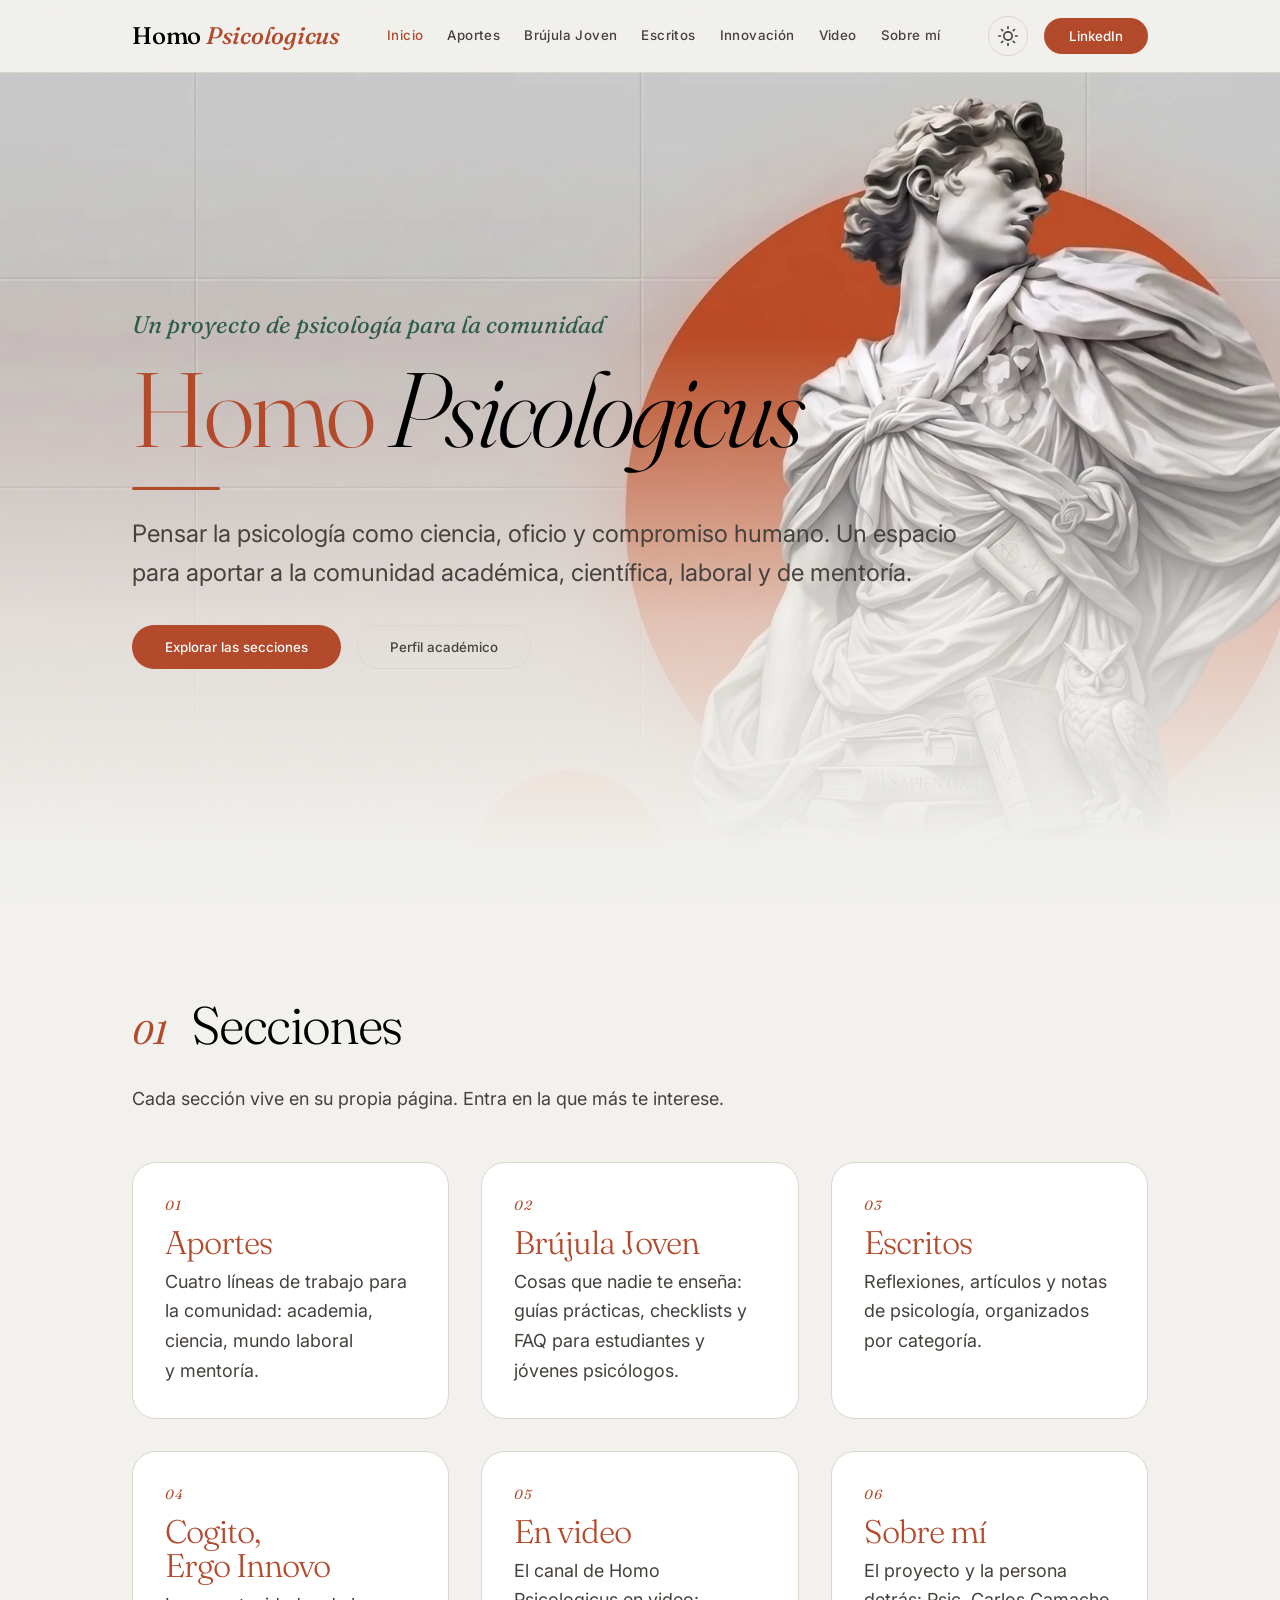
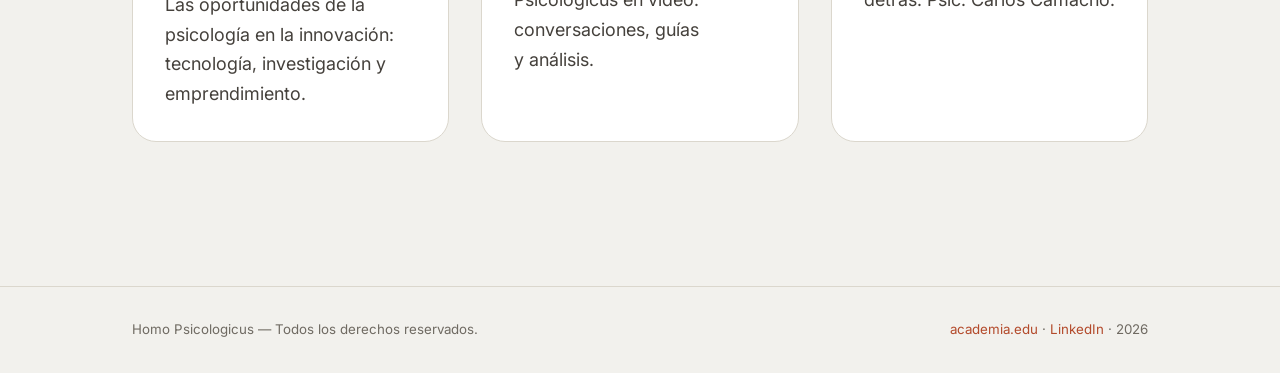
<file: index.html>
<!doctype html>
<html lang="es">
<head>
  <meta charset="utf-8">
  <meta name="viewport" content="width=device-width, initial-scale=1">
  <title>Homo Psicologicus — Psicología para la comunidad</title>
  <meta name="description" content="Homo Psicologicus. Un proyecto de psicología orientado al aporte a la comunidad académica, científica, laboral y de mentoría.">
  <link rel="icon" type="image/svg+xml" href="assets/img/favicon.svg">
  <link rel="icon" type="image/png" sizes="32x32" href="assets/img/favicon-32.png">
  <link rel="apple-touch-icon" href="assets/img/favicon-180.png">
  <meta name="theme-color" media="(prefers-color-scheme: light)" content="#f2f1ed">
  <meta name="theme-color" media="(prefers-color-scheme: dark)" content="#16130f">
  <link rel="preconnect" href="https://fonts.googleapis.com">
  <link rel="preconnect" href="https://fonts.gstatic.com" crossorigin>
  <link href="https://fonts.googleapis.com/css2?family=Fraunces:ital,opsz,wght@0,9..144,300..600;1,9..144,300..600&family=Inter:wght@400;500;600&display=swap" rel="stylesheet">
  <link rel="stylesheet" href="styles.css?v=handhold6">
  <script>
    (function () {
      var t;
      try { t = localStorage.getItem("hp-theme"); } catch (e) {}
      if (t === "dark" || t === "light") {
        document.documentElement.setAttribute("data-theme", t);
      }
    })();
  </script>
  <script src="app.js?v=handhold6" defer></script>
  <link rel="preload" as="image" href="assets/img/hero-marble.webp?v=handhold6">
</head>
<body class="grain">

  <a class="skip-link" href="#main">Saltar al contenido</a>

  <header class="site-header">
    <div class="container header-inner">
      <a class="brand" href="index.html">Homo <em>Psicologicus</em></a>
      <nav class="site-nav" aria-label="Principal">
        <a href="index.html" aria-current="page" >Inicio</a>
        <a href="aportes.html" >Aportes</a>
        <a href="brujula.html" >Brújula Joven</a>
        <a href="escritos.html" >Escritos</a>
        <a href="innovacion.html" >Innovación</a>
        <a href="video.html" >Video</a>
        <a href="sobre-mi.html" >Sobre mí</a>
      </nav>
      <div class="header-actions">
        <button class="theme-toggle" type="button" aria-label="Cambiar tema claro u oscuro" aria-pressed="false">
          <svg class="theme-icon theme-icon--sun" viewBox="0 0 24 24" width="20" height="20" fill="none" stroke="currentColor" stroke-width="2" stroke-linecap="round" aria-hidden="true"><circle cx="12" cy="12" r="5"/><line x1="12" y1="1" x2="12" y2="3"/><line x1="12" y1="21" x2="12" y2="23"/><line x1="4.22" y1="4.22" x2="5.64" y2="5.64"/><line x1="18.36" y1="18.36" x2="19.78" y2="19.78"/><line x1="1" y1="12" x2="3" y2="12"/><line x1="21" y1="12" x2="23" y2="12"/><line x1="4.22" y1="19.78" x2="5.64" y2="18.36"/><line x1="18.36" y1="5.64" x2="19.78" y2="4.22"/></svg>
          <svg class="theme-icon theme-icon--moon" viewBox="0 0 24 24" width="20" height="20" fill="none" stroke="currentColor" stroke-width="2" stroke-linecap="round" stroke-linejoin="round" aria-hidden="true"><path d="M21 12.79A9 9 0 1 1 11.21 3 7 7 0 0 0 21 12.79z"/></svg>
        </button>
        <a class="btn btn-primary btn-sm" href="https://www.linkedin.com/in/carloscamachot" target="_blank" rel="noopener">LinkedIn</a>
      </div>
    </div>
  </header>

  <main id="main">

    <section id="top" class="hero">
      <div class="hero-media" aria-hidden="true">
        <img class="hero-img" src="assets/img/hero-marble.webp?v=handhold6" alt="" width="1920" height="1072" fetchpriority="high">
        <div class="hero-scrim"></div>
      </div>
      <div class="container">
        <p class="hero-eyebrow reveal" style="--i:0">Un proyecto de psicología para la comunidad</p>
        <h1 class="hero-title reveal" style="--i:1">
          Homo <em>Psicologicus</em>
        </h1>
        <div class="hero-rule reveal" style="--i:2" aria-hidden="true"></div>
        <p class="hero-sub reveal" style="--i:3">
          Pensar la psicología como ciencia, oficio y compromiso humano.
          Un espacio para aportar a la comunidad académica, científica,
          laboral y de mentoría.
        </p>
        <div class="hero-actions reveal" style="--i:4">
          <a class="btn btn-primary" href="#secciones">Explorar las secciones</a>
          <a class="btn btn-ghost" href="https://universidadnacionalhermiliovaldizan.academia.edu/CarlosDCamachoT" target="_blank" rel="noopener">Perfil académico</a>
        </div>
      </div>
    </section>

    <section id="secciones" class="section">
      <div class="container">
        <div class="section-head">
          <span class="section-index" aria-hidden="true">01</span>
          <h2 class="section-title">Secciones</h2>
        </div>
        <p class="section-intro">
          Cada sección vive en su propia página. Entra en la que más te interese.
        </p>
        <div class="pillars">
          
          <article class="pillar">
            <span class="pillar-num" aria-hidden="true">01</span>
            <h3 class="pillar-title"><a href="aportes.html">Aportes</a></h3>
            <p class="pillar-text">Cuatro líneas de trabajo para la comunidad: academia, ciencia, mundo laboral y mentoría.</p>
          </article>
          <article class="pillar">
            <span class="pillar-num" aria-hidden="true">02</span>
            <h3 class="pillar-title"><a href="brujula.html">Brújula Joven</a></h3>
            <p class="pillar-text">Cosas que nadie te enseña: guías prácticas, checklists y FAQ para estudiantes y jóvenes psicólogos.</p>
          </article>
          <article class="pillar">
            <span class="pillar-num" aria-hidden="true">03</span>
            <h3 class="pillar-title"><a href="escritos.html">Escritos</a></h3>
            <p class="pillar-text">Reflexiones, artículos y notas de psicología, organizados por categoría.</p>
          </article>
          <article class="pillar">
            <span class="pillar-num" aria-hidden="true">04</span>
            <h3 class="pillar-title"><a href="innovacion.html">Cogito, Ergo Innovo</a></h3>
            <p class="pillar-text">Las oportunidades de la psicología en la innovación: tecnología, investigación y emprendimiento.</p>
          </article>
          <article class="pillar">
            <span class="pillar-num" aria-hidden="true">05</span>
            <h3 class="pillar-title"><a href="video.html">En video</a></h3>
            <p class="pillar-text">El canal de Homo Psicologicus en video: conversaciones, guías y análisis.</p>
          </article>
          <article class="pillar">
            <span class="pillar-num" aria-hidden="true">06</span>
            <h3 class="pillar-title"><a href="sobre-mi.html">Sobre mí</a></h3>
            <p class="pillar-text">El proyecto y la persona detrás: Psic. Carlos Camacho.</p>
          </article>
        </div>
      </div>
    </section>

  </main>

  <footer class="site-footer">
    <div class="container footer-inner">
      <p>Homo Psicologicus — Todos los derechos reservados.</p>
      <p class="footer-meta"><a href="https://universidadnacionalhermiliovaldizan.academia.edu/CarlosDCamachoT" target="_blank" rel="noopener">academia.edu</a> · <a href="https://www.linkedin.com/in/carloscamachot" target="_blank" rel="noopener">LinkedIn</a> · <span class="footer-year"></span></p>
    </div>
  </footer>

</body>
</html>
</file>
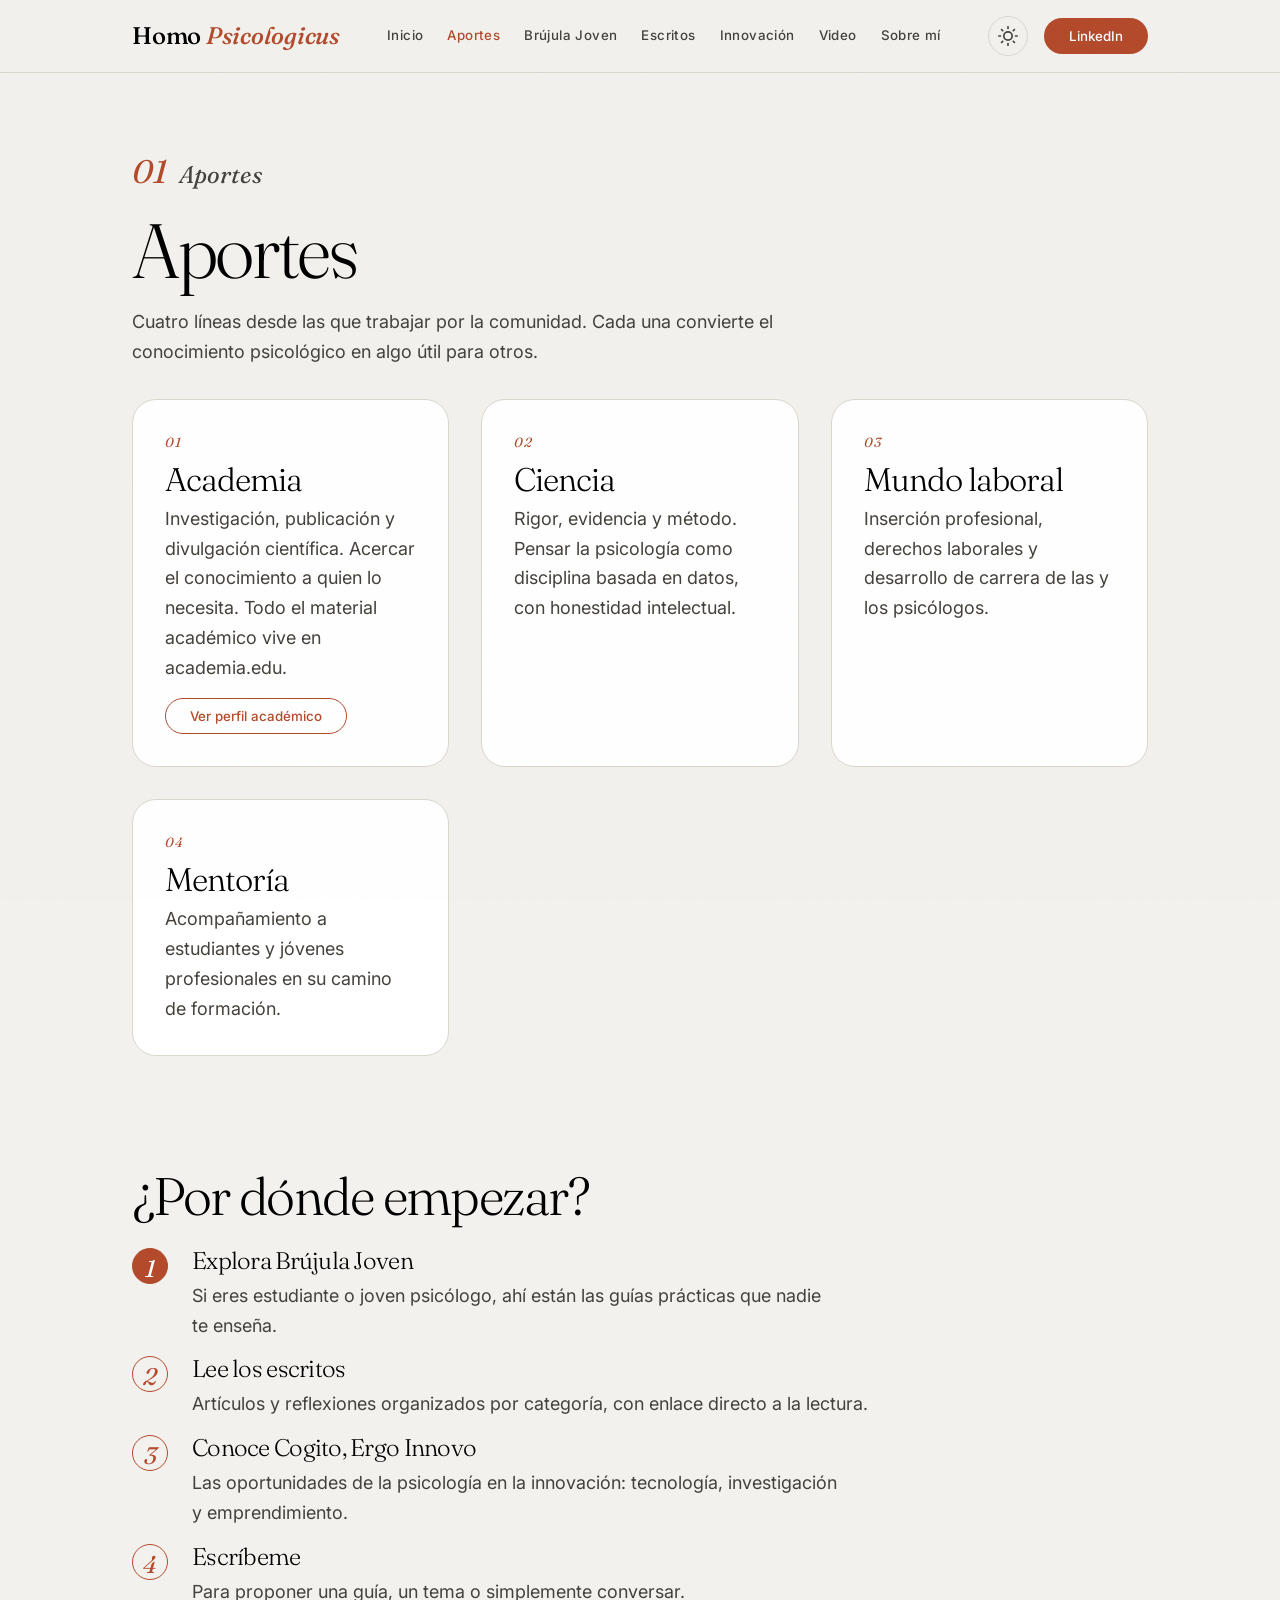
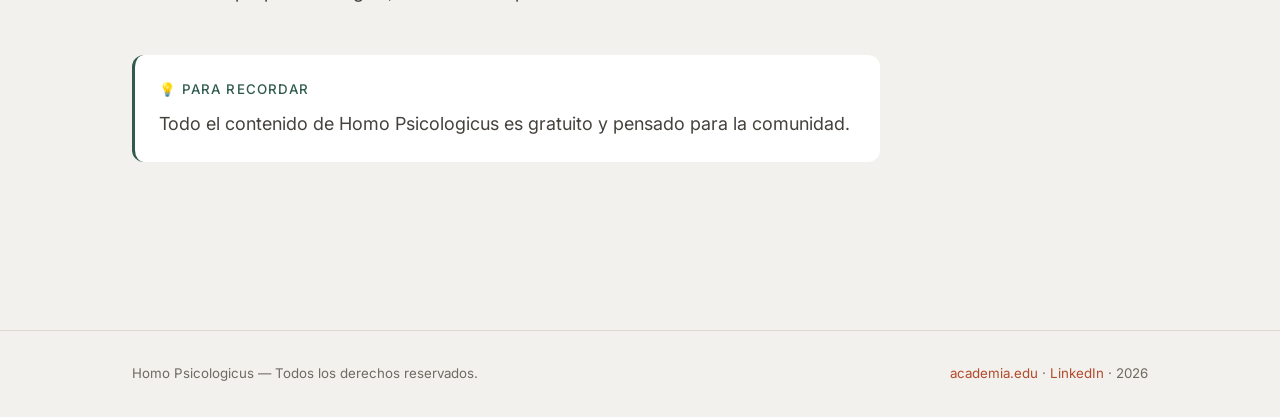
<file: aportes.html>
<!doctype html>
<html lang="es">
<head>
  <meta charset="utf-8">
  <meta name="viewport" content="width=device-width, initial-scale=1">
  <title>Aportes — Homo Psicologicus</title>
  <meta name="description" content="Los cuatro pilares de Homo Psicologicus: academia, ciencia, mundo laboral y mentoría.">
  <link rel="icon" type="image/svg+xml" href="assets/img/favicon.svg">
  <link rel="icon" type="image/png" sizes="32x32" href="assets/img/favicon-32.png">
  <link rel="apple-touch-icon" href="assets/img/favicon-180.png">
  <meta name="theme-color" media="(prefers-color-scheme: light)" content="#f2f1ed">
  <meta name="theme-color" media="(prefers-color-scheme: dark)" content="#16130f">
  <link rel="preconnect" href="https://fonts.googleapis.com">
  <link rel="preconnect" href="https://fonts.gstatic.com" crossorigin>
  <link href="https://fonts.googleapis.com/css2?family=Fraunces:ital,opsz,wght@0,9..144,300..600;1,9..144,300..600&family=Inter:wght@400;500;600&display=swap" rel="stylesheet">
  <link rel="stylesheet" href="styles.css?v=handhold6">
  <script>
    (function () {
      var t;
      try { t = localStorage.getItem("hp-theme"); } catch (e) {}
      if (t === "dark" || t === "light") {
        document.documentElement.setAttribute("data-theme", t);
      }
    })();
  </script>
  <script src="app.js?v=handhold6" defer></script>
</head>
<body class="grain">

  <a class="skip-link" href="#main">Saltar al contenido</a>

  <header class="site-header">
    <div class="container header-inner">
      <a class="brand" href="index.html">Homo <em>Psicologicus</em></a>
      <nav class="site-nav" aria-label="Principal">
        <a href="index.html" >Inicio</a>
        <a href="aportes.html" aria-current="page" >Aportes</a>
        <a href="brujula.html" >Brújula Joven</a>
        <a href="escritos.html" >Escritos</a>
        <a href="innovacion.html" >Innovación</a>
        <a href="video.html" >Video</a>
        <a href="sobre-mi.html" >Sobre mí</a>
      </nav>
      <div class="header-actions">
        <button class="theme-toggle" type="button" aria-label="Cambiar tema claro u oscuro" aria-pressed="false">
          <svg class="theme-icon theme-icon--sun" viewBox="0 0 24 24" width="20" height="20" fill="none" stroke="currentColor" stroke-width="2" stroke-linecap="round" aria-hidden="true"><circle cx="12" cy="12" r="5"/><line x1="12" y1="1" x2="12" y2="3"/><line x1="12" y1="21" x2="12" y2="23"/><line x1="4.22" y1="4.22" x2="5.64" y2="5.64"/><line x1="18.36" y1="18.36" x2="19.78" y2="19.78"/><line x1="1" y1="12" x2="3" y2="12"/><line x1="21" y1="12" x2="23" y2="12"/><line x1="4.22" y1="19.78" x2="5.64" y2="18.36"/><line x1="18.36" y1="5.64" x2="19.78" y2="4.22"/></svg>
          <svg class="theme-icon theme-icon--moon" viewBox="0 0 24 24" width="20" height="20" fill="none" stroke="currentColor" stroke-width="2" stroke-linecap="round" stroke-linejoin="round" aria-hidden="true"><path d="M21 12.79A9 9 0 1 1 11.21 3 7 7 0 0 0 21 12.79z"/></svg>
        </button>
        <a class="btn btn-primary btn-sm" href="https://www.linkedin.com/in/carloscamachot" target="_blank" rel="noopener">LinkedIn</a>
      </div>
    </div>
  </header>

  <main id="main">
    <section class="page-header">
      <div class="container">
        <p class="hero-eyebrow reveal" style="--i:0"><span class="section-index" aria-hidden="true">01</span>Aportes</p>
        <h1 class="reveal" style="--i:1">Aportes</h1>
        <p class="reveal" style="--i:2">Cuatro líneas desde las que trabajar por la comunidad. Cada una convierte el conocimiento psicológico en algo útil para otros.</p>
      </div>
    </section>

    <section class="section" style="padding-top:0">
      <div class="container">
        <div class="pillars">
          <article class="pillar">
            <span class="pillar-num" aria-hidden="true">01</span>
            <h3 class="pillar-title">Academia</h3>
            <p class="pillar-text">Investigación, publicación y divulgación científica. Acercar el conocimiento a quien lo necesita. Todo el material académico vive en academia.edu.</p>
            <p style="margin-top:var(--space-s)"><a class="btn btn-outline btn-sm" href="https://universidadnacionalhermiliovaldizan.academia.edu/CarlosDCamachoT" target="_blank" rel="noopener">Ver perfil académico</a></p>
          </article>
          <article class="pillar">
            <span class="pillar-num" aria-hidden="true">02</span>
            <h3 class="pillar-title">Ciencia</h3>
            <p class="pillar-text">Rigor, evidencia y método. Pensar la psicología como disciplina basada en datos, con honestidad intelectual.</p>
          </article>
          <article class="pillar">
            <span class="pillar-num" aria-hidden="true">03</span>
            <h3 class="pillar-title">Mundo laboral</h3>
            <p class="pillar-text">Inserción profesional, derechos laborales y desarrollo de carrera de las y los psicólogos.</p>
          </article>
          <article class="pillar">
            <span class="pillar-num" aria-hidden="true">04</span>
            <h3 class="pillar-title">Mentoría</h3>
            <p class="pillar-text">Acompañamiento a estudiantes y jóvenes profesionales en su camino de formación.</p>
          </article>
        </div>

        <h2 style="font-size:var(--step-3);margin:var(--space-3xl) 0 var(--space-m)">¿Por dónde empezar?</h2>
        <ol class="steps">
          <li class="step step--current">
            <div>
              <h3>Explora Brújula Joven</h3>
              <p>Si eres estudiante o joven psicólogo, ahí están las guías prácticas que nadie te enseña.</p>
            </div>
          </li>
          <li class="step">
            <div>
              <h3>Lee los escritos</h3>
              <p>Artículos y reflexiones organizados por categoría, con enlace directo a la lectura.</p>
            </div>
          </li>
          <li class="step">
            <div>
              <h3>Conoce Cogito, Ergo Innovo</h3>
              <p>Las oportunidades de la psicología en la innovación: tecnología, investigación y emprendimiento.</p>
            </div>
          </li>
          <li class="step">
            <div>
              <h3>Escríbeme</h3>
              <p>Para proponer una guía, un tema o simplemente conversar.</p>
            </div>
          </li>
        </ol>

        <div class="callout callout--tip" style="margin-top:var(--space-xl)">
          <span class="callout__label">💡 Para recordar</span>
          <p>Todo el contenido de Homo Psicologicus es gratuito y pensado para la comunidad.</p>
        </div>
      </div>
    </section>

  </main>

  <footer class="site-footer">
    <div class="container footer-inner">
      <p>Homo Psicologicus — Todos los derechos reservados.</p>
      <p class="footer-meta"><a href="https://universidadnacionalhermiliovaldizan.academia.edu/CarlosDCamachoT" target="_blank" rel="noopener">academia.edu</a> · <a href="https://www.linkedin.com/in/carloscamachot" target="_blank" rel="noopener">LinkedIn</a> · <span class="footer-year"></span></p>
    </div>
  </footer>

</body>
</html>
</file>
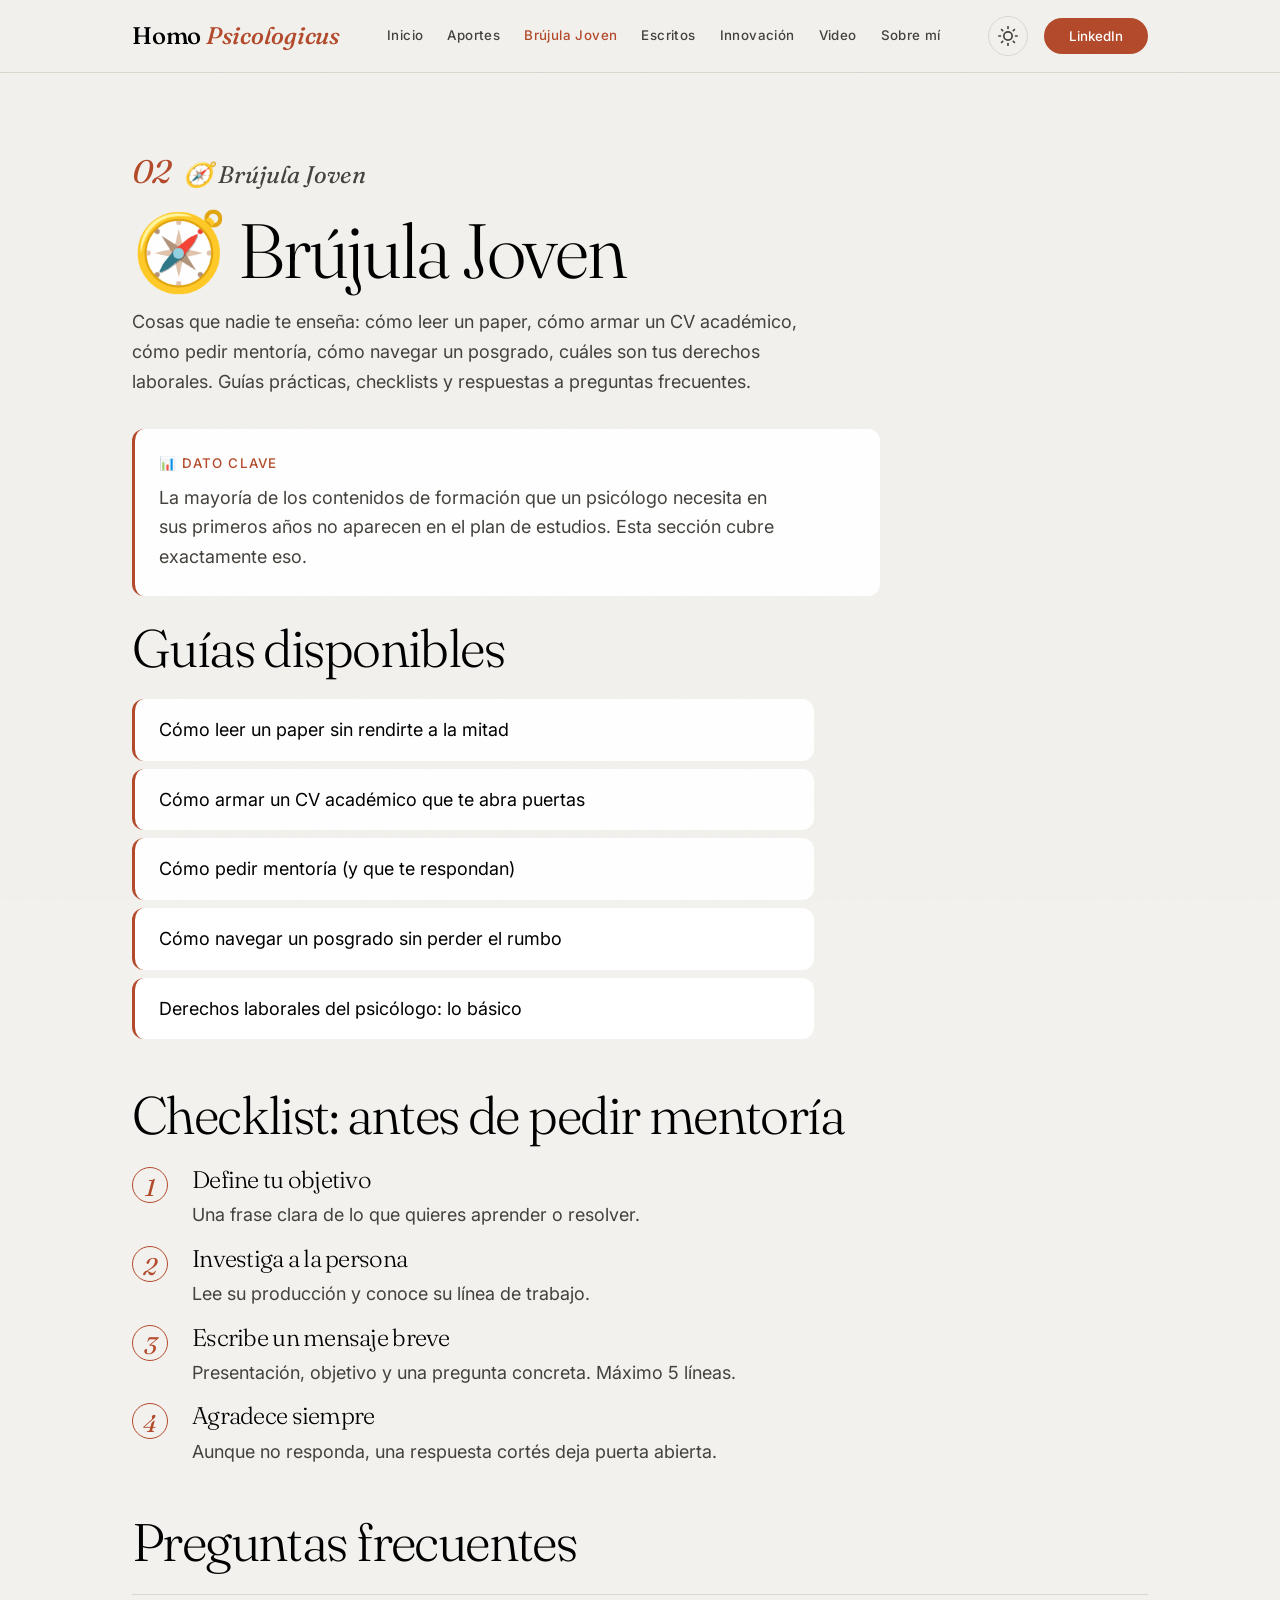
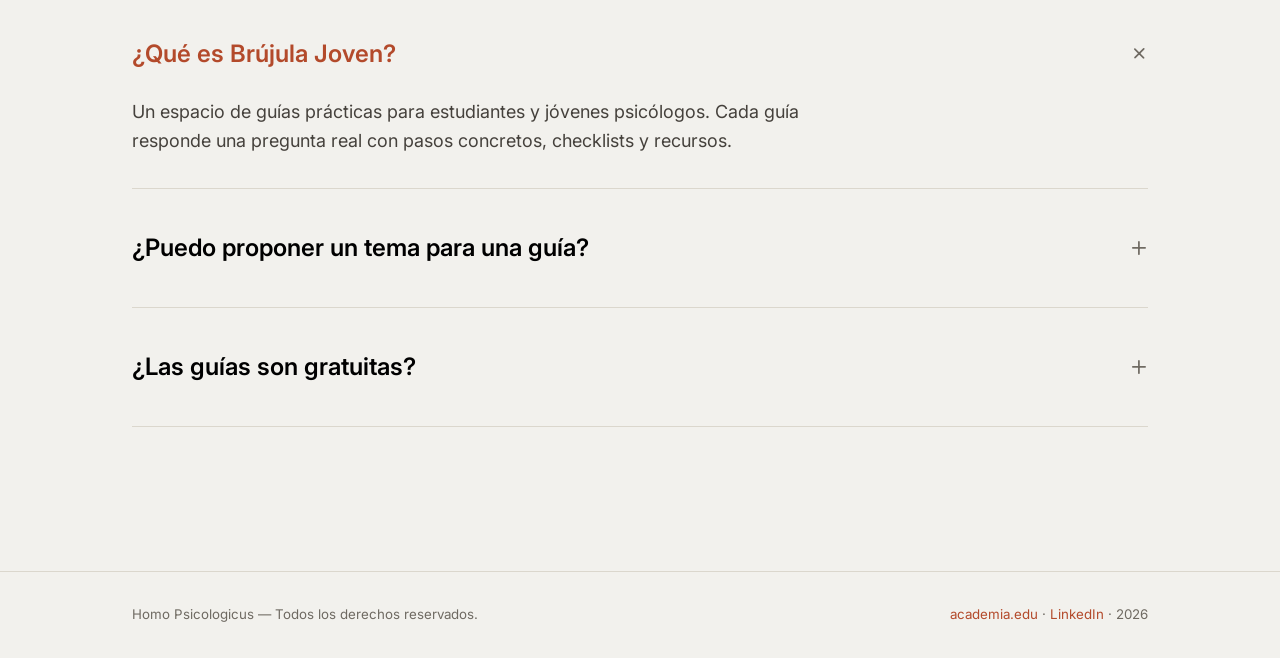
<file: brujula.html>
<!doctype html>
<html lang="es">
<head>
  <meta charset="utf-8">
  <meta name="viewport" content="width=device-width, initial-scale=1">
  <title>Brújula Joven — Homo Psicologicus</title>
  <meta name="description" content="Guías prácticas, checklists y FAQ para estudiantes y jóvenes psicólogos: leer papers, CV académico, mentoría, posgrado y derechos laborales.">
  <link rel="icon" type="image/svg+xml" href="assets/img/favicon.svg">
  <link rel="icon" type="image/png" sizes="32x32" href="assets/img/favicon-32.png">
  <link rel="apple-touch-icon" href="assets/img/favicon-180.png">
  <meta name="theme-color" media="(prefers-color-scheme: light)" content="#f2f1ed">
  <meta name="theme-color" media="(prefers-color-scheme: dark)" content="#16130f">
  <link rel="preconnect" href="https://fonts.googleapis.com">
  <link rel="preconnect" href="https://fonts.gstatic.com" crossorigin>
  <link href="https://fonts.googleapis.com/css2?family=Fraunces:ital,opsz,wght@0,9..144,300..600;1,9..144,300..600&family=Inter:wght@400;500;600&display=swap" rel="stylesheet">
  <link rel="stylesheet" href="styles.css?v=handhold6">
  <script>
    (function () {
      var t;
      try { t = localStorage.getItem("hp-theme"); } catch (e) {}
      if (t === "dark" || t === "light") {
        document.documentElement.setAttribute("data-theme", t);
      }
    })();
  </script>
  <script src="app.js?v=handhold6" defer></script>
</head>
<body class="grain">

  <a class="skip-link" href="#main">Saltar al contenido</a>

  <header class="site-header">
    <div class="container header-inner">
      <a class="brand" href="index.html">Homo <em>Psicologicus</em></a>
      <nav class="site-nav" aria-label="Principal">
        <a href="index.html" >Inicio</a>
        <a href="aportes.html" >Aportes</a>
        <a href="brujula.html" aria-current="page" >Brújula Joven</a>
        <a href="escritos.html" >Escritos</a>
        <a href="innovacion.html" >Innovación</a>
        <a href="video.html" >Video</a>
        <a href="sobre-mi.html" >Sobre mí</a>
      </nav>
      <div class="header-actions">
        <button class="theme-toggle" type="button" aria-label="Cambiar tema claro u oscuro" aria-pressed="false">
          <svg class="theme-icon theme-icon--sun" viewBox="0 0 24 24" width="20" height="20" fill="none" stroke="currentColor" stroke-width="2" stroke-linecap="round" aria-hidden="true"><circle cx="12" cy="12" r="5"/><line x1="12" y1="1" x2="12" y2="3"/><line x1="12" y1="21" x2="12" y2="23"/><line x1="4.22" y1="4.22" x2="5.64" y2="5.64"/><line x1="18.36" y1="18.36" x2="19.78" y2="19.78"/><line x1="1" y1="12" x2="3" y2="12"/><line x1="21" y1="12" x2="23" y2="12"/><line x1="4.22" y1="19.78" x2="5.64" y2="18.36"/><line x1="18.36" y1="5.64" x2="19.78" y2="4.22"/></svg>
          <svg class="theme-icon theme-icon--moon" viewBox="0 0 24 24" width="20" height="20" fill="none" stroke="currentColor" stroke-width="2" stroke-linecap="round" stroke-linejoin="round" aria-hidden="true"><path d="M21 12.79A9 9 0 1 1 11.21 3 7 7 0 0 0 21 12.79z"/></svg>
        </button>
        <a class="btn btn-primary btn-sm" href="https://www.linkedin.com/in/carloscamachot" target="_blank" rel="noopener">LinkedIn</a>
      </div>
    </div>
  </header>

  <main id="main">
    <section class="page-header">
      <div class="container">
        <p class="hero-eyebrow reveal" style="--i:0"><span class="section-index" aria-hidden="true">02</span>🧭 Brújula Joven</p>
        <h1 class="reveal" style="--i:1">🧭 Brújula Joven</h1>
        <p class="reveal" style="--i:2">Cosas que nadie te enseña: cómo leer un paper, cómo armar un CV académico, cómo pedir mentoría, cómo navegar un posgrado, cuáles son tus derechos laborales. Guías prácticas, checklists y respuestas a preguntas frecuentes.</p>
      </div>
    </section>

    <section class="section" style="padding-top:0">
      <div class="container">
        <div class="callout callout--data">
          <span class="callout__label">📊 Dato clave</span>
          <p>La mayoría de los contenidos de formación que un psicólogo necesita en sus primeros años no aparecen en el plan de estudios. Esta sección cubre exactamente eso.</p>
        </div>

        <h2 style="font-size:var(--step-3);margin-bottom:var(--space-m)">Guías disponibles</h2>
        <ul class="guide-list">
          <li>Cómo leer un paper sin rendirte a la mitad</li>
          <li>Cómo armar un CV académico que te abra puertas</li>
          <li>Cómo pedir mentoría (y que te respondan)</li>
          <li>Cómo navegar un posgrado sin perder el rumbo</li>
          <li>Derechos laborales del psicólogo: lo básico</li>
        </ul>

        <h2 style="font-size:var(--step-3);margin-bottom:var(--space-m)">Checklist: antes de pedir mentoría</h2>
        <ol class="steps">
          <li class="step">
            <div><h3>Define tu objetivo</h3><p>Una frase clara de lo que quieres aprender o resolver.</p></div>
          </li>
          <li class="step">
            <div><h3>Investiga a la persona</h3><p>Lee su producción y conoce su línea de trabajo.</p></div>
          </li>
          <li class="step">
            <div><h3>Escribe un mensaje breve</h3><p>Presentación, objetivo y una pregunta concreta. Máximo 5 líneas.</p></div>
          </li>
          <li class="step">
            <div><h3>Agradece siempre</h3><p>Aunque no responda, una respuesta cortés deja puerta abierta.</p></div>
          </li>
        </ol>

        <h2 style="font-size:var(--step-3);margin:var(--space-xl) 0 var(--space-m)">Preguntas frecuentes</h2>
        <details class="faq" open>
          <summary>¿Qué es Brújula Joven?</summary>
          <div class="faq-body">
            <p>Un espacio de guías prácticas para estudiantes y jóvenes psicólogos. Cada guía responde una pregunta real con pasos concretos, checklists y recursos.</p>
          </div>
        </details>
        <details class="faq">
          <summary>¿Puedo proponer un tema para una guía?</summary>
          <div class="faq-body">
            <p>Sí. Escríbeme por correo o por LinkedIn con tu duda y la sumamos a la lista de próximas guías.</p>
          </div>
        </details>
        <details class="faq">
          <summary>¿Las guías son gratuitas?</summary>
          <div class="faq-body">
            <p>Todo el contenido de Brújula Joven es y será gratuito, pensado para la comunidad.</p>
          </div>
        </details>
      </div>
    </section>

  </main>

  <footer class="site-footer">
    <div class="container footer-inner">
      <p>Homo Psicologicus — Todos los derechos reservados.</p>
      <p class="footer-meta"><a href="https://universidadnacionalhermiliovaldizan.academia.edu/CarlosDCamachoT" target="_blank" rel="noopener">academia.edu</a> · <a href="https://www.linkedin.com/in/carloscamachot" target="_blank" rel="noopener">LinkedIn</a> · <span class="footer-year"></span></p>
    </div>
  </footer>

</body>
</html>
</file>
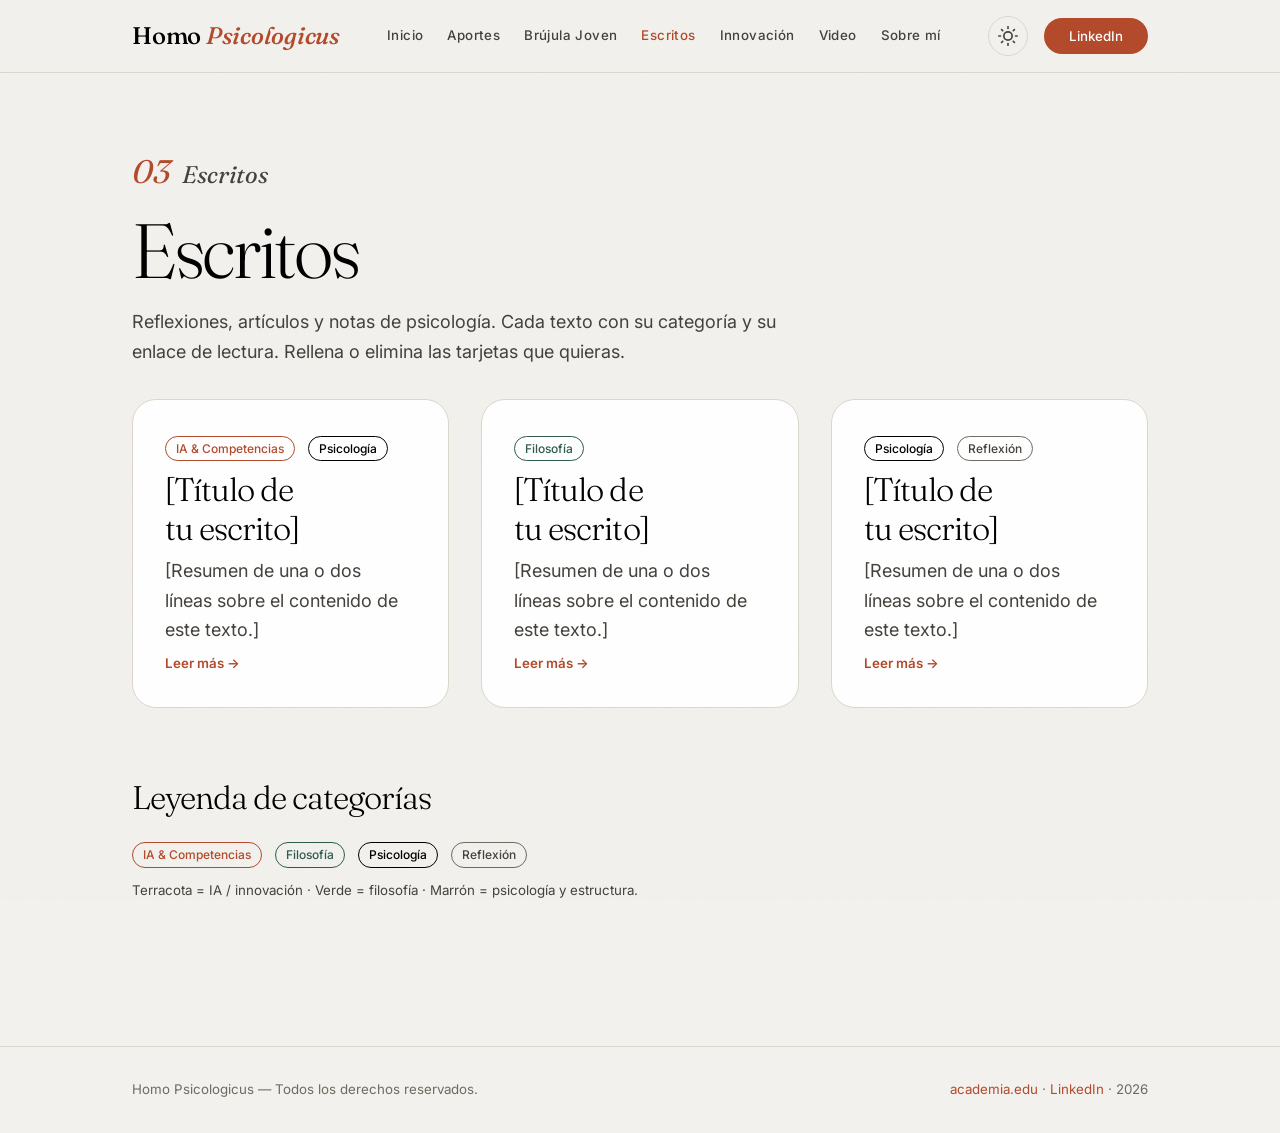
<file: escritos.html>
<!doctype html>
<html lang="es">
<head>
  <meta charset="utf-8">
  <meta name="viewport" content="width=device-width, initial-scale=1">
  <title>Escritos — Homo Psicologicus</title>
  <meta name="description" content="Artículos y reflexiones de psicología organizados por categoría.">
  <link rel="icon" type="image/svg+xml" href="assets/img/favicon.svg">
  <link rel="icon" type="image/png" sizes="32x32" href="assets/img/favicon-32.png">
  <link rel="apple-touch-icon" href="assets/img/favicon-180.png">
  <meta name="theme-color" media="(prefers-color-scheme: light)" content="#f2f1ed">
  <meta name="theme-color" media="(prefers-color-scheme: dark)" content="#16130f">
  <link rel="preconnect" href="https://fonts.googleapis.com">
  <link rel="preconnect" href="https://fonts.gstatic.com" crossorigin>
  <link href="https://fonts.googleapis.com/css2?family=Fraunces:ital,opsz,wght@0,9..144,300..600;1,9..144,300..600&family=Inter:wght@400;500;600&display=swap" rel="stylesheet">
  <link rel="stylesheet" href="styles.css?v=handhold6">
  <script>
    (function () {
      var t;
      try { t = localStorage.getItem("hp-theme"); } catch (e) {}
      if (t === "dark" || t === "light") {
        document.documentElement.setAttribute("data-theme", t);
      }
    })();
  </script>
  <script src="app.js?v=handhold6" defer></script>
</head>
<body class="grain">

  <a class="skip-link" href="#main">Saltar al contenido</a>

  <header class="site-header">
    <div class="container header-inner">
      <a class="brand" href="index.html">Homo <em>Psicologicus</em></a>
      <nav class="site-nav" aria-label="Principal">
        <a href="index.html" >Inicio</a>
        <a href="aportes.html" >Aportes</a>
        <a href="brujula.html" >Brújula Joven</a>
        <a href="escritos.html" aria-current="page" >Escritos</a>
        <a href="innovacion.html" >Innovación</a>
        <a href="video.html" >Video</a>
        <a href="sobre-mi.html" >Sobre mí</a>
      </nav>
      <div class="header-actions">
        <button class="theme-toggle" type="button" aria-label="Cambiar tema claro u oscuro" aria-pressed="false">
          <svg class="theme-icon theme-icon--sun" viewBox="0 0 24 24" width="20" height="20" fill="none" stroke="currentColor" stroke-width="2" stroke-linecap="round" aria-hidden="true"><circle cx="12" cy="12" r="5"/><line x1="12" y1="1" x2="12" y2="3"/><line x1="12" y1="21" x2="12" y2="23"/><line x1="4.22" y1="4.22" x2="5.64" y2="5.64"/><line x1="18.36" y1="18.36" x2="19.78" y2="19.78"/><line x1="1" y1="12" x2="3" y2="12"/><line x1="21" y1="12" x2="23" y2="12"/><line x1="4.22" y1="19.78" x2="5.64" y2="18.36"/><line x1="18.36" y1="5.64" x2="19.78" y2="4.22"/></svg>
          <svg class="theme-icon theme-icon--moon" viewBox="0 0 24 24" width="20" height="20" fill="none" stroke="currentColor" stroke-width="2" stroke-linecap="round" stroke-linejoin="round" aria-hidden="true"><path d="M21 12.79A9 9 0 1 1 11.21 3 7 7 0 0 0 21 12.79z"/></svg>
        </button>
        <a class="btn btn-primary btn-sm" href="https://www.linkedin.com/in/carloscamachot" target="_blank" rel="noopener">LinkedIn</a>
      </div>
    </div>
  </header>

  <main id="main">
    <section class="page-header">
      <div class="container">
        <p class="hero-eyebrow reveal" style="--i:0"><span class="section-index" aria-hidden="true">03</span>Escritos</p>
        <h1 class="reveal" style="--i:1">Escritos</h1>
        <p class="reveal" style="--i:2">Reflexiones, artículos y notas de psicología. Cada texto con su categoría y su enlace de lectura. Rellena o elimina las tarjetas que quieras.</p>
      </div>
    </section>

    <section class="section" style="padding-top:0">
      <div class="container">
        <div class="writing-grid">
          <article class="writing-card">
            <p>
              <span class="chip chip--ia">IA & Competencias</span>
              <span class="chip chip--psicologia">Psicología</span>
            </p>
            <h3 class="writing-title"><a href="#">[Título de tu escrito]</a></h3>
            <p class="writing-excerpt">[Resumen de una o dos líneas sobre el contenido de este texto.]</p>
            <a class="writing-link" href="#">Leer más →</a>
          </article>
          <article class="writing-card">
            <p>
              <span class="chip chip--filosofia">Filosofía</span>
            </p>
            <h3 class="writing-title"><a href="#">[Título de tu escrito]</a></h3>
            <p class="writing-excerpt">[Resumen de una o dos líneas sobre el contenido de este texto.]</p>
            <a class="writing-link" href="#">Leer más →</a>
          </article>
          <article class="writing-card">
            <p>
              <span class="chip chip--psicologia">Psicología</span>
              <span class="chip chip--marcador">Reflexión</span>
            </p>
            <h3 class="writing-title"><a href="#">[Título de tu escrito]</a></h3>
            <p class="writing-excerpt">[Resumen de una o dos líneas sobre el contenido de este texto.]</p>
            <a class="writing-link" href="#">Leer más →</a>
          </article>
        </div>

        <h2 style="font-size:var(--step-2);margin:var(--space-2xl) 0 var(--space-m)">Leyenda de categorías</h2>
        <p>
          <span class="chip chip--ia">IA & Competencias</span>
          <span class="chip chip--filosofia">Filosofía</span>
          <span class="chip chip--psicologia">Psicología</span>
          <span class="chip chip--marcador">Reflexión</span>
        </p>
        <p style="color:var(--ink-2);margin-top:var(--space-xs);font-size:var(--step--1)">
          Terracota = IA / innovación · Verde = filosofía · Marrón = psicología y estructura.
        </p>
      </div>
    </section>

  </main>

  <footer class="site-footer">
    <div class="container footer-inner">
      <p>Homo Psicologicus — Todos los derechos reservados.</p>
      <p class="footer-meta"><a href="https://universidadnacionalhermiliovaldizan.academia.edu/CarlosDCamachoT" target="_blank" rel="noopener">academia.edu</a> · <a href="https://www.linkedin.com/in/carloscamachot" target="_blank" rel="noopener">LinkedIn</a> · <span class="footer-year"></span></p>
    </div>
  </footer>

</body>
</html>
</file>
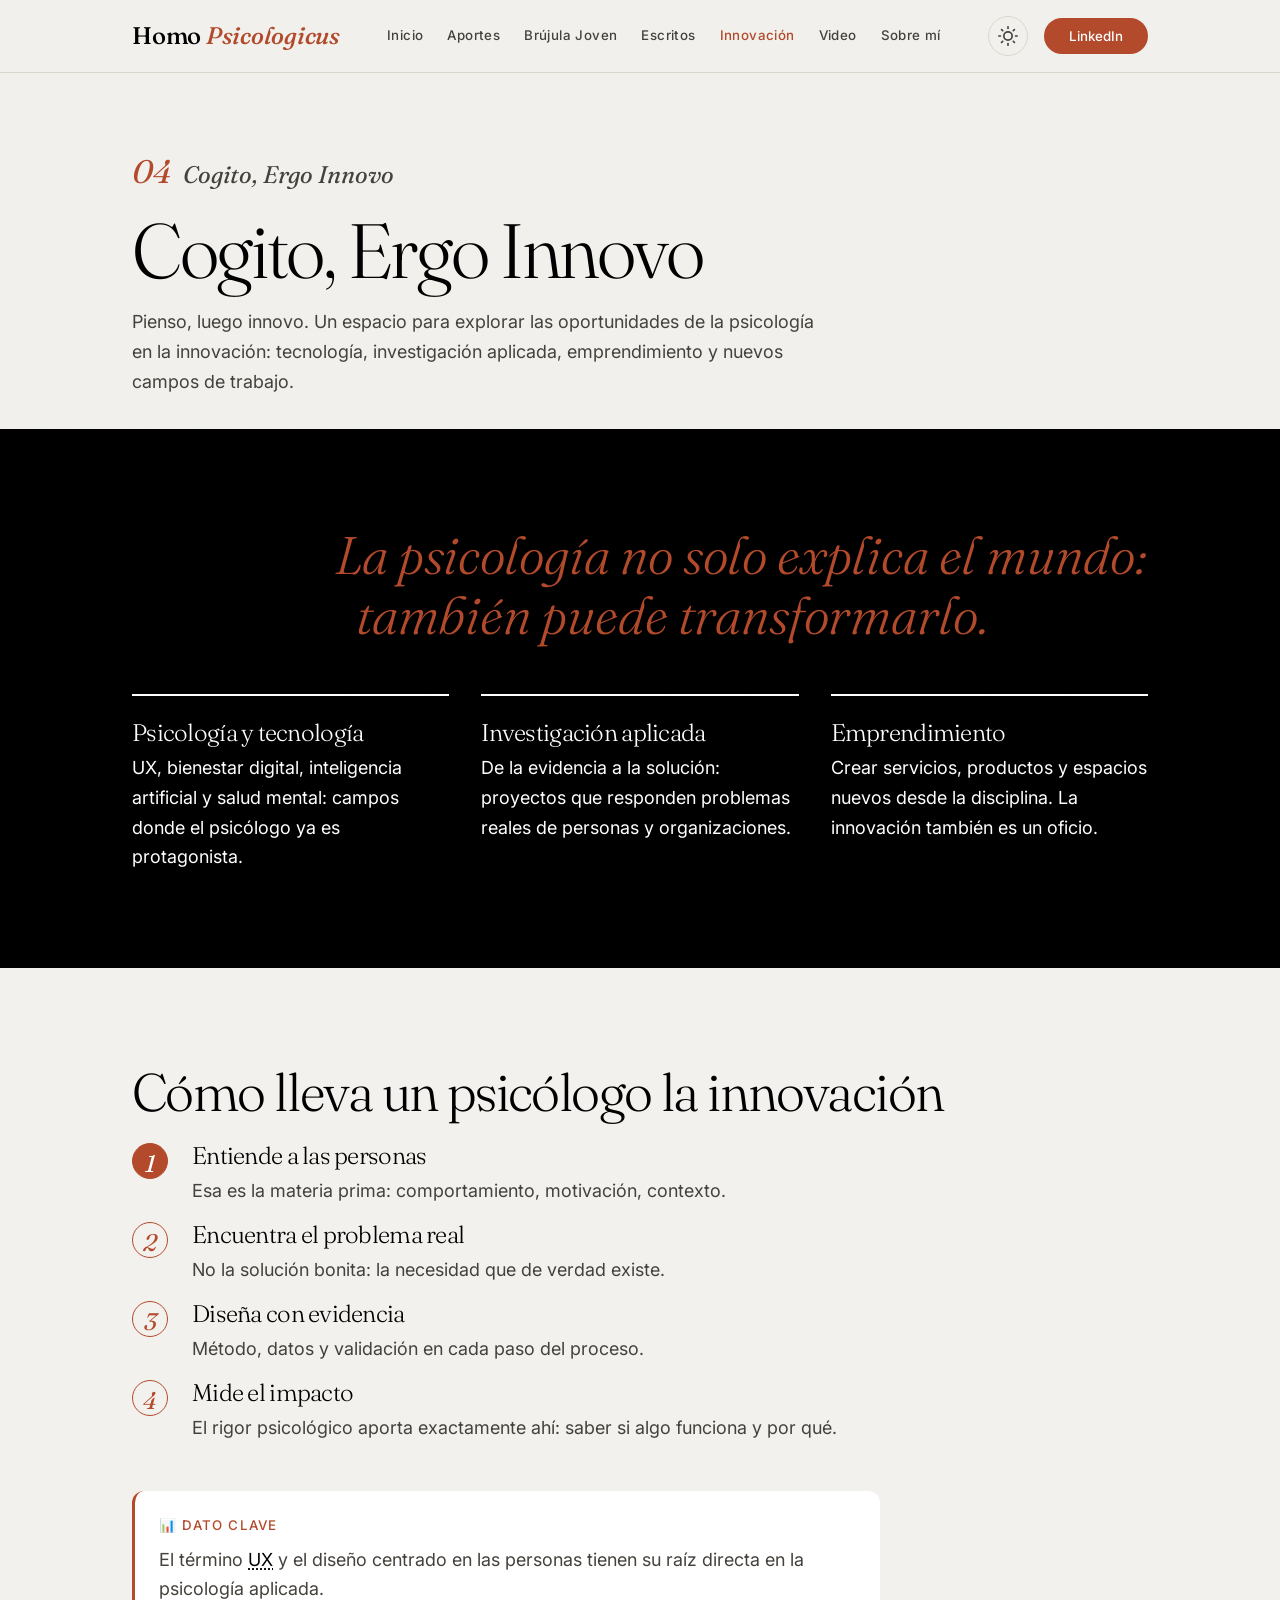
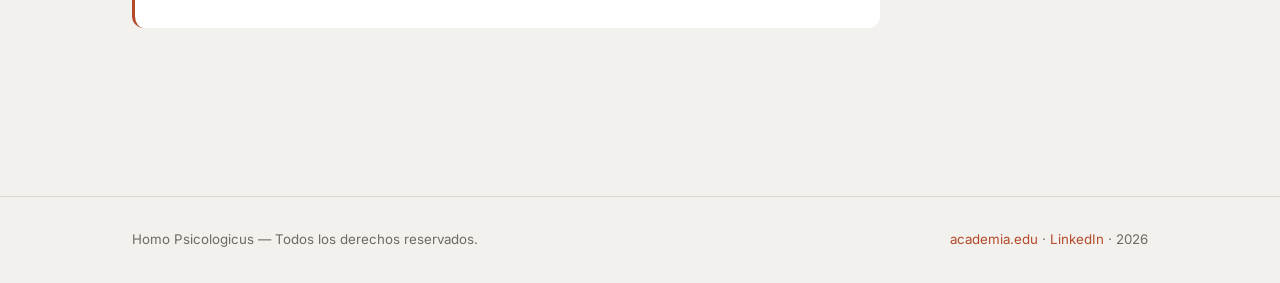
<file: innovacion.html>
<!doctype html>
<html lang="es">
<head>
  <meta charset="utf-8">
  <meta name="viewport" content="width=device-width, initial-scale=1">
  <title>Cogito, Ergo Innovo — Homo Psicologicus</title>
  <meta name="description" content="Las oportunidades de la psicología en la innovación: tecnología, investigación aplicada y emprendimiento.">
  <link rel="icon" type="image/svg+xml" href="assets/img/favicon.svg">
  <link rel="icon" type="image/png" sizes="32x32" href="assets/img/favicon-32.png">
  <link rel="apple-touch-icon" href="assets/img/favicon-180.png">
  <meta name="theme-color" media="(prefers-color-scheme: light)" content="#f2f1ed">
  <meta name="theme-color" media="(prefers-color-scheme: dark)" content="#16130f">
  <link rel="preconnect" href="https://fonts.googleapis.com">
  <link rel="preconnect" href="https://fonts.gstatic.com" crossorigin>
  <link href="https://fonts.googleapis.com/css2?family=Fraunces:ital,opsz,wght@0,9..144,300..600;1,9..144,300..600&family=Inter:wght@400;500;600&display=swap" rel="stylesheet">
  <link rel="stylesheet" href="styles.css?v=handhold6">
  <script>
    (function () {
      var t;
      try { t = localStorage.getItem("hp-theme"); } catch (e) {}
      if (t === "dark" || t === "light") {
        document.documentElement.setAttribute("data-theme", t);
      }
    })();
  </script>
  <script src="app.js?v=handhold6" defer></script>
</head>
<body class="grain">

  <a class="skip-link" href="#main">Saltar al contenido</a>

  <header class="site-header">
    <div class="container header-inner">
      <a class="brand" href="index.html">Homo <em>Psicologicus</em></a>
      <nav class="site-nav" aria-label="Principal">
        <a href="index.html" >Inicio</a>
        <a href="aportes.html" >Aportes</a>
        <a href="brujula.html" >Brújula Joven</a>
        <a href="escritos.html" >Escritos</a>
        <a href="innovacion.html" aria-current="page" >Innovación</a>
        <a href="video.html" >Video</a>
        <a href="sobre-mi.html" >Sobre mí</a>
      </nav>
      <div class="header-actions">
        <button class="theme-toggle" type="button" aria-label="Cambiar tema claro u oscuro" aria-pressed="false">
          <svg class="theme-icon theme-icon--sun" viewBox="0 0 24 24" width="20" height="20" fill="none" stroke="currentColor" stroke-width="2" stroke-linecap="round" aria-hidden="true"><circle cx="12" cy="12" r="5"/><line x1="12" y1="1" x2="12" y2="3"/><line x1="12" y1="21" x2="12" y2="23"/><line x1="4.22" y1="4.22" x2="5.64" y2="5.64"/><line x1="18.36" y1="18.36" x2="19.78" y2="19.78"/><line x1="1" y1="12" x2="3" y2="12"/><line x1="21" y1="12" x2="23" y2="12"/><line x1="4.22" y1="19.78" x2="5.64" y2="18.36"/><line x1="18.36" y1="5.64" x2="19.78" y2="4.22"/></svg>
          <svg class="theme-icon theme-icon--moon" viewBox="0 0 24 24" width="20" height="20" fill="none" stroke="currentColor" stroke-width="2" stroke-linecap="round" stroke-linejoin="round" aria-hidden="true"><path d="M21 12.79A9 9 0 1 1 11.21 3 7 7 0 0 0 21 12.79z"/></svg>
        </button>
        <a class="btn btn-primary btn-sm" href="https://www.linkedin.com/in/carloscamachot" target="_blank" rel="noopener">LinkedIn</a>
      </div>
    </div>
  </header>

  <main id="main">
    <section class="page-header">
      <div class="container">
        <p class="hero-eyebrow reveal" style="--i:0"><span class="section-index" aria-hidden="true">04</span>Cogito, Ergo Innovo</p>
        <h1 class="reveal" style="--i:1">Cogito, Ergo Innovo</h1>
        <p class="reveal" style="--i:2">Pienso, luego innovo. Un espacio para explorar las oportunidades de la psicología en la innovación: tecnología, investigación aplicada, emprendimiento y nuevos campos de trabajo.</p>
      </div>
    </section>

    <section class="section section-ink">
      <div class="container">
        <blockquote class="pull-quote">
          La psicología no solo explica el mundo: también puede transformarlo.
        </blockquote>
        <div class="innov-grid">
          <article class="innov-item">
            <h3 class="innov-title">Psicología y tecnología</h3>
            <p>UX, bienestar digital, inteligencia artificial y salud mental: campos donde el psicólogo ya es protagonista.</p>
          </article>
          <article class="innov-item">
            <h3 class="innov-title">Investigación aplicada</h3>
            <p>De la evidencia a la solución: proyectos que responden problemas reales de personas y organizaciones.</p>
          </article>
          <article class="innov-item">
            <h3 class="innov-title">Emprendimiento</h3>
            <p>Crear servicios, productos y espacios nuevos desde la disciplina. La innovación también es un oficio.</p>
          </article>
        </div>
      </div>
    </section>

    <section class="section">
      <div class="container">
        <h2 style="font-size:var(--step-3);margin-bottom:var(--space-m)">Cómo lleva un psicólogo la innovación</h2>
        <ol class="steps">
          <li class="step step--current">
            <div><h3>Entiende a las personas</h3><p>Esa es la materia prima: comportamiento, motivación, contexto.</p></div>
          </li>
          <li class="step">
            <div><h3>Encuentra el problema real</h3><p>No la solución bonita: la necesidad que de verdad existe.</p></div>
          </li>
          <li class="step">
            <div><h3>Diseña con evidencia</h3><p>Método, datos y validación en cada paso del proceso.</p></div>
          </li>
          <li class="step">
            <div><h3>Mide el impacto</h3><p>El rigor psicológico aporta exactamente ahí: saber si algo funciona y por qué.</p></div>
          </li>
        </ol>

        <div class="callout callout--data" style="margin-top:var(--space-xl)">
          <span class="callout__label">📊 Dato clave</span>
          <p>El término <span class="tooltip" tabindex="0" data-tip="La aplicación de conocimientos psicológicos al diseño de productos, servicios y procesos.">UX</span> y el diseño centrado en las personas tienen su raíz directa en la psicología aplicada.</p>
        </div>
      </div>
    </section>

  </main>

  <footer class="site-footer">
    <div class="container footer-inner">
      <p>Homo Psicologicus — Todos los derechos reservados.</p>
      <p class="footer-meta"><a href="https://universidadnacionalhermiliovaldizan.academia.edu/CarlosDCamachoT" target="_blank" rel="noopener">academia.edu</a> · <a href="https://www.linkedin.com/in/carloscamachot" target="_blank" rel="noopener">LinkedIn</a> · <span class="footer-year"></span></p>
    </div>
  </footer>

</body>
</html>
</file>
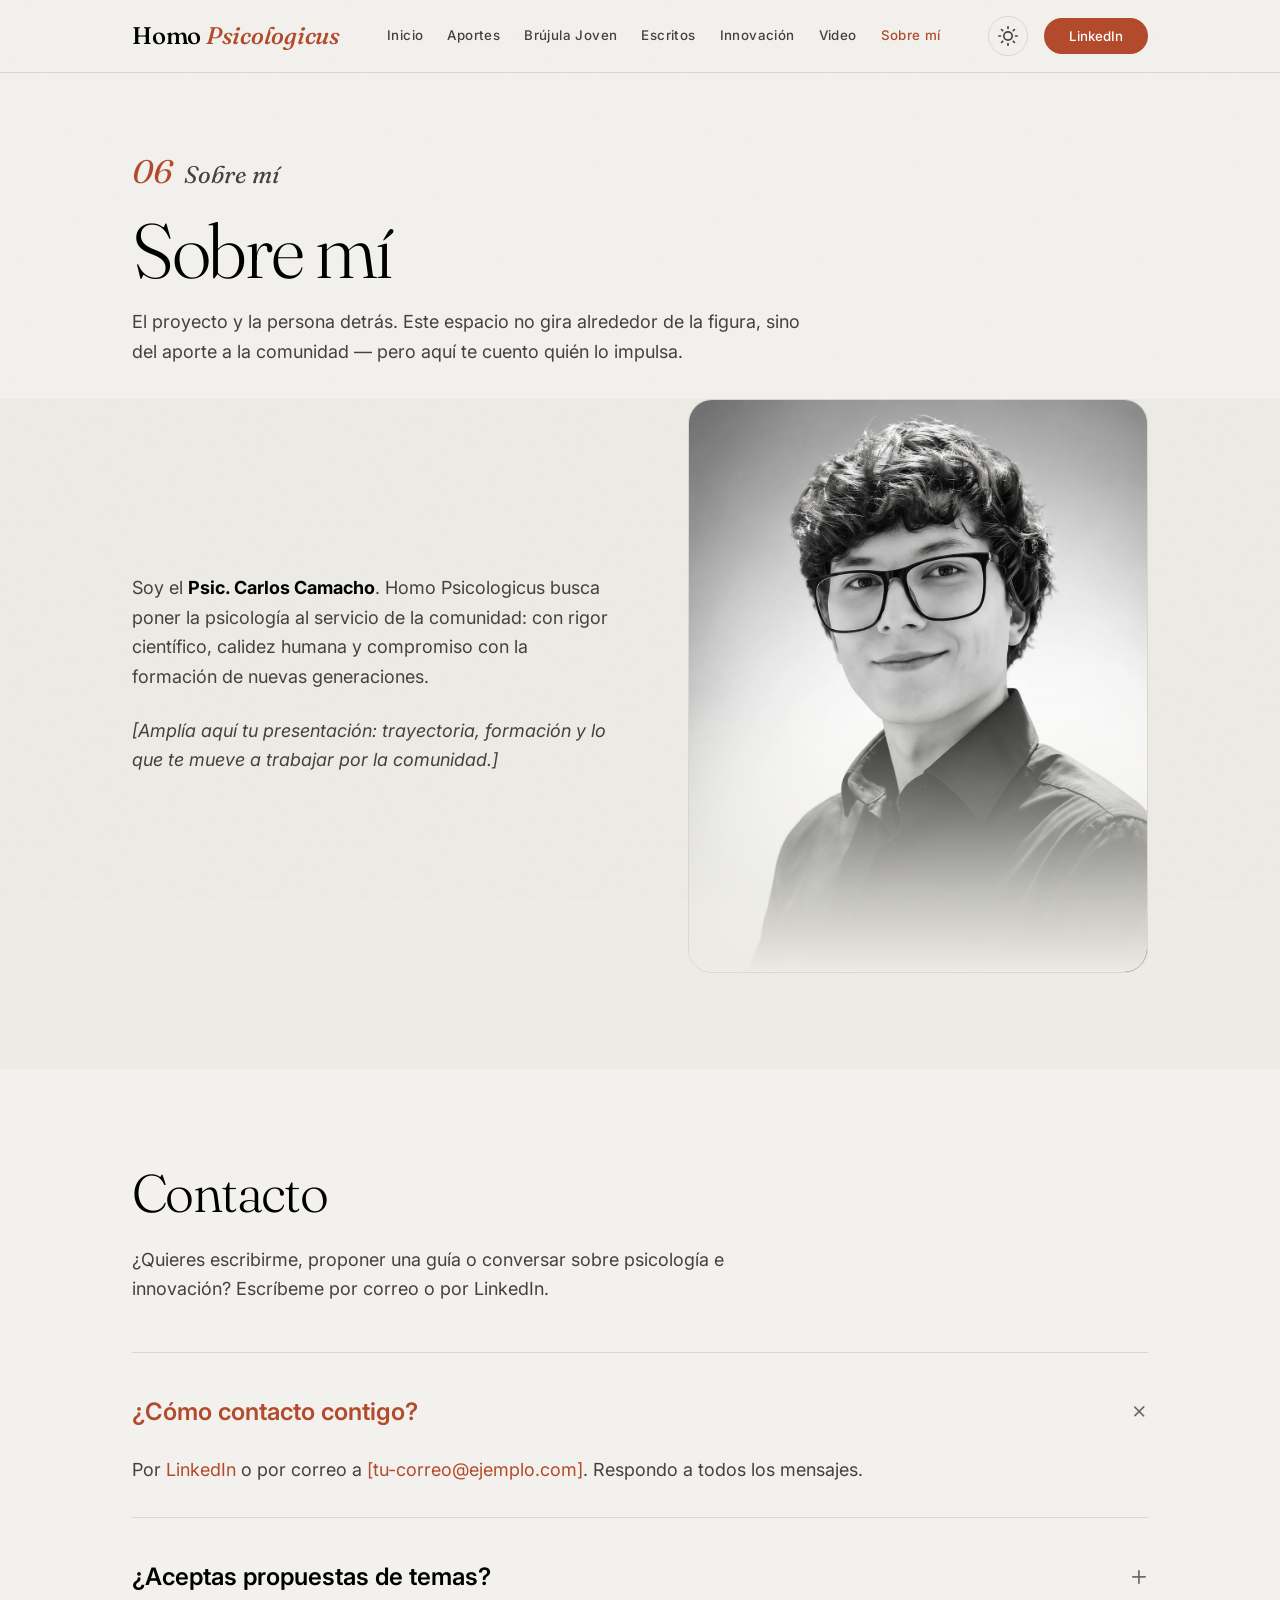
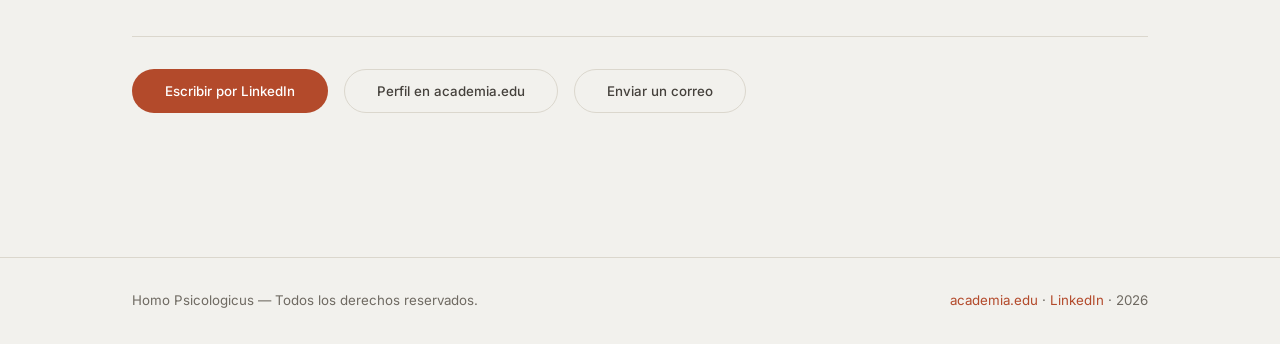
<file: sobre-mi.html>
<!doctype html>
<html lang="es">
<head>
  <meta charset="utf-8">
  <meta name="viewport" content="width=device-width, initial-scale=1">
  <title>Sobre mí — Homo Psicologicus</title>
  <meta name="description" content="Conoce al Psic. Carlos Camacho y el proyecto Homo Psicologicus.">
  <link rel="icon" type="image/svg+xml" href="assets/img/favicon.svg">
  <link rel="icon" type="image/png" sizes="32x32" href="assets/img/favicon-32.png">
  <link rel="apple-touch-icon" href="assets/img/favicon-180.png">
  <meta name="theme-color" media="(prefers-color-scheme: light)" content="#f2f1ed">
  <meta name="theme-color" media="(prefers-color-scheme: dark)" content="#16130f">
  <link rel="preconnect" href="https://fonts.googleapis.com">
  <link rel="preconnect" href="https://fonts.gstatic.com" crossorigin>
  <link href="https://fonts.googleapis.com/css2?family=Fraunces:ital,opsz,wght@0,9..144,300..600;1,9..144,300..600&family=Inter:wght@400;500;600&display=swap" rel="stylesheet">
  <link rel="stylesheet" href="styles.css?v=handhold6">
  <script>
    (function () {
      var t;
      try { t = localStorage.getItem("hp-theme"); } catch (e) {}
      if (t === "dark" || t === "light") {
        document.documentElement.setAttribute("data-theme", t);
      }
    })();
  </script>
  <script src="app.js?v=handhold6" defer></script>
</head>
<body class="grain">

  <a class="skip-link" href="#main">Saltar al contenido</a>

  <header class="site-header">
    <div class="container header-inner">
      <a class="brand" href="index.html">Homo <em>Psicologicus</em></a>
      <nav class="site-nav" aria-label="Principal">
        <a href="index.html" >Inicio</a>
        <a href="aportes.html" >Aportes</a>
        <a href="brujula.html" >Brújula Joven</a>
        <a href="escritos.html" >Escritos</a>
        <a href="innovacion.html" >Innovación</a>
        <a href="video.html" >Video</a>
        <a href="sobre-mi.html" aria-current="page" >Sobre mí</a>
      </nav>
      <div class="header-actions">
        <button class="theme-toggle" type="button" aria-label="Cambiar tema claro u oscuro" aria-pressed="false">
          <svg class="theme-icon theme-icon--sun" viewBox="0 0 24 24" width="20" height="20" fill="none" stroke="currentColor" stroke-width="2" stroke-linecap="round" aria-hidden="true"><circle cx="12" cy="12" r="5"/><line x1="12" y1="1" x2="12" y2="3"/><line x1="12" y1="21" x2="12" y2="23"/><line x1="4.22" y1="4.22" x2="5.64" y2="5.64"/><line x1="18.36" y1="18.36" x2="19.78" y2="19.78"/><line x1="1" y1="12" x2="3" y2="12"/><line x1="21" y1="12" x2="23" y2="12"/><line x1="4.22" y1="19.78" x2="5.64" y2="18.36"/><line x1="18.36" y1="5.64" x2="19.78" y2="4.22"/></svg>
          <svg class="theme-icon theme-icon--moon" viewBox="0 0 24 24" width="20" height="20" fill="none" stroke="currentColor" stroke-width="2" stroke-linecap="round" stroke-linejoin="round" aria-hidden="true"><path d="M21 12.79A9 9 0 1 1 11.21 3 7 7 0 0 0 21 12.79z"/></svg>
        </button>
        <a class="btn btn-primary btn-sm" href="https://www.linkedin.com/in/carloscamachot" target="_blank" rel="noopener">LinkedIn</a>
      </div>
    </div>
  </header>

  <main id="main">
    <section class="page-header">
      <div class="container">
        <p class="hero-eyebrow reveal" style="--i:0"><span class="section-index" aria-hidden="true">06</span>Sobre mí</p>
        <h1 class="reveal" style="--i:1">Sobre mí</h1>
        <p class="reveal" style="--i:2">El proyecto y la persona detrás. Este espacio no gira alrededor de la figura, sino del aporte a la comunidad — pero aquí te cuento quién lo impulsa.</p>
      </div>
    </section>

    <section class="section section-tint" style="padding-top:0">
      <div class="container">
        <div class="about-grid">
          <div class="about-text">
            <p>
              Soy el <strong>Psic. Carlos Camacho</strong>. Homo Psicologicus busca
              poner la psicología al servicio de la comunidad: con rigor
              científico, calidez humana y compromiso con la formación
              de nuevas generaciones.
            </p>
            <p class="about-bio-placeholder">
              [Amplía aquí tu presentación: trayectoria, formación y lo que
              te mueve a trabajar por la comunidad.]
            </p>
          </div>
          <figure class="about-photo">
            <img src="assets/img/carlos-portrait.webp?v=handhold4" alt="Psic. Carlos Camacho, de brazos cruzados" width="1100" height="1971" loading="lazy">
          </figure>
        </div>
      </div>
    </section>

    <section class="section">
      <div class="container">
        <h2 style="font-size:var(--step-3);margin-bottom:var(--space-m)">Contacto</h2>
        <p class="section-intro">
          ¿Quieres escribirme, proponer una guía o conversar sobre psicología
          e innovación? Escríbeme por correo o por LinkedIn.
        </p>
        <details class="faq" open>
          <summary>¿Cómo contacto contigo?</summary>
          <div class="faq-body">
            <p>Por <a href="https://www.linkedin.com/in/carloscamachot" target="_blank" rel="noopener">LinkedIn</a> o por correo a <a href="mailto:[tu-correo@ejemplo.com]">[tu-correo@ejemplo.com]</a>. Respondo a todos los mensajes.</p>
          </div>
        </details>
        <details class="faq">
          <summary>¿Aceptas propuestas de temas?</summary>
          <div class="faq-body">
            <p>Con gusto. Cuéntame tu idea y la evaluamos para Brújula Joven, Escritos o Cogito Ergo Innovo.</p>
          </div>
        </details>
        <div class="contact-actions" style="margin-top:var(--space-l)">
          <a class="btn btn-primary" href="https://www.linkedin.com/in/carloscamachot" target="_blank" rel="noopener">Escribir por LinkedIn</a>
          <a class="btn btn-ghost" href="https://universidadnacionalhermiliovaldizan.academia.edu/CarlosDCamachoT" target="_blank" rel="noopener">Perfil en academia.edu</a>
          <a class="btn btn-ghost" href="mailto:[tu-correo@ejemplo.com]">Enviar un correo</a>
        </div>
      </div>
    </section>

  </main>

  <footer class="site-footer">
    <div class="container footer-inner">
      <p>Homo Psicologicus — Todos los derechos reservados.</p>
      <p class="footer-meta"><a href="https://universidadnacionalhermiliovaldizan.academia.edu/CarlosDCamachoT" target="_blank" rel="noopener">academia.edu</a> · <a href="https://www.linkedin.com/in/carloscamachot" target="_blank" rel="noopener">LinkedIn</a> · <span class="footer-year"></span></p>
    </div>
  </footer>

</body>
</html>
</file>
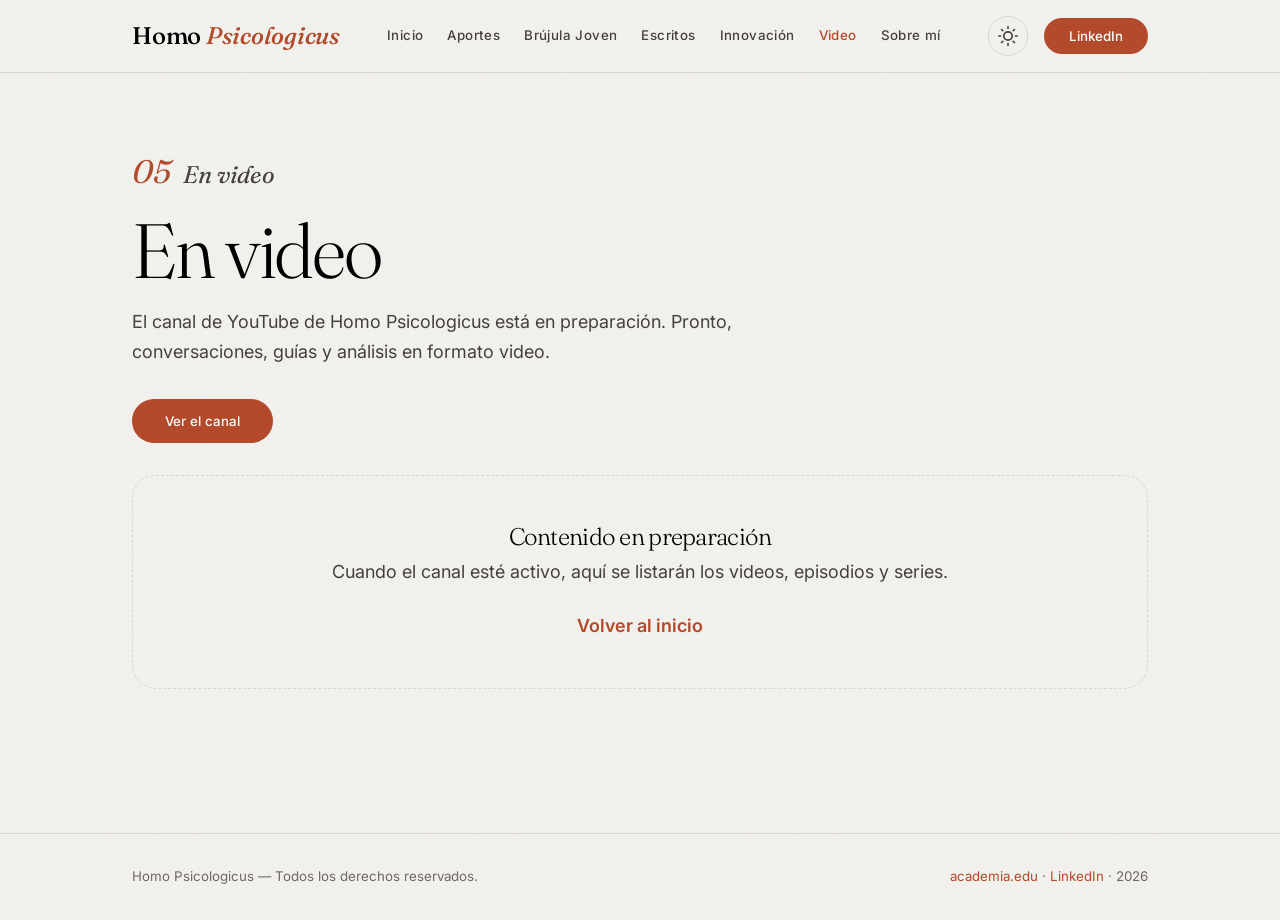
<file: video.html>
<!doctype html>
<html lang="es">
<head>
  <meta charset="utf-8">
  <meta name="viewport" content="width=device-width, initial-scale=1">
  <title>En video — Homo Psicologicus</title>
  <meta name="description" content="El canal de video de Homo Psicologicus: conversaciones, guías y análisis.">
  <link rel="icon" type="image/svg+xml" href="assets/img/favicon.svg">
  <link rel="icon" type="image/png" sizes="32x32" href="assets/img/favicon-32.png">
  <link rel="apple-touch-icon" href="assets/img/favicon-180.png">
  <meta name="theme-color" media="(prefers-color-scheme: light)" content="#f2f1ed">
  <meta name="theme-color" media="(prefers-color-scheme: dark)" content="#16130f">
  <link rel="preconnect" href="https://fonts.googleapis.com">
  <link rel="preconnect" href="https://fonts.gstatic.com" crossorigin>
  <link href="https://fonts.googleapis.com/css2?family=Fraunces:ital,opsz,wght@0,9..144,300..600;1,9..144,300..600&family=Inter:wght@400;500;600&display=swap" rel="stylesheet">
  <link rel="stylesheet" href="styles.css?v=handhold6">
  <script>
    (function () {
      var t;
      try { t = localStorage.getItem("hp-theme"); } catch (e) {}
      if (t === "dark" || t === "light") {
        document.documentElement.setAttribute("data-theme", t);
      }
    })();
  </script>
  <script src="app.js?v=handhold6" defer></script>
</head>
<body class="grain">

  <a class="skip-link" href="#main">Saltar al contenido</a>

  <header class="site-header">
    <div class="container header-inner">
      <a class="brand" href="index.html">Homo <em>Psicologicus</em></a>
      <nav class="site-nav" aria-label="Principal">
        <a href="index.html" >Inicio</a>
        <a href="aportes.html" >Aportes</a>
        <a href="brujula.html" >Brújula Joven</a>
        <a href="escritos.html" >Escritos</a>
        <a href="innovacion.html" >Innovación</a>
        <a href="video.html" aria-current="page" >Video</a>
        <a href="sobre-mi.html" >Sobre mí</a>
      </nav>
      <div class="header-actions">
        <button class="theme-toggle" type="button" aria-label="Cambiar tema claro u oscuro" aria-pressed="false">
          <svg class="theme-icon theme-icon--sun" viewBox="0 0 24 24" width="20" height="20" fill="none" stroke="currentColor" stroke-width="2" stroke-linecap="round" aria-hidden="true"><circle cx="12" cy="12" r="5"/><line x1="12" y1="1" x2="12" y2="3"/><line x1="12" y1="21" x2="12" y2="23"/><line x1="4.22" y1="4.22" x2="5.64" y2="5.64"/><line x1="18.36" y1="18.36" x2="19.78" y2="19.78"/><line x1="1" y1="12" x2="3" y2="12"/><line x1="21" y1="12" x2="23" y2="12"/><line x1="4.22" y1="19.78" x2="5.64" y2="18.36"/><line x1="18.36" y1="5.64" x2="19.78" y2="4.22"/></svg>
          <svg class="theme-icon theme-icon--moon" viewBox="0 0 24 24" width="20" height="20" fill="none" stroke="currentColor" stroke-width="2" stroke-linecap="round" stroke-linejoin="round" aria-hidden="true"><path d="M21 12.79A9 9 0 1 1 11.21 3 7 7 0 0 0 21 12.79z"/></svg>
        </button>
        <a class="btn btn-primary btn-sm" href="https://www.linkedin.com/in/carloscamachot" target="_blank" rel="noopener">LinkedIn</a>
      </div>
    </div>
  </header>

  <main id="main">
    <section class="page-header">
      <div class="container">
        <p class="hero-eyebrow reveal" style="--i:0"><span class="section-index" aria-hidden="true">05</span>En video</p>
        <h1 class="reveal" style="--i:1">En video</h1>
        <p class="reveal" style="--i:2">El canal de YouTube de Homo Psicologicus está en preparación. Pronto, conversaciones, guías y análisis en formato video.</p>
      </div>
    </section>

    <section class="section" style="padding-top:0">
      <div class="container">
        <!-- Sustituye el enlace por la URL real de tu canal cuando exista -->
        <div class="video-actions" style="margin-bottom:var(--space-l)">
          <a class="btn btn-primary" href="https://www.youtube.com/" target="_blank" rel="noopener">Ver el canal</a>
        </div>
        <div class="empty-state">
          <h3>Contenido en preparación</h3>
          <p>Cuando el canal esté activo, aquí se listarán los videos, episodios y series.</p>
          <a href="index.html">Volver al inicio</a>
        </div>
      </div>
    </section>

  </main>

  <footer class="site-footer">
    <div class="container footer-inner">
      <p>Homo Psicologicus — Todos los derechos reservados.</p>
      <p class="footer-meta"><a href="https://universidadnacionalhermiliovaldizan.academia.edu/CarlosDCamachoT" target="_blank" rel="noopener">academia.edu</a> · <a href="https://www.linkedin.com/in/carloscamachot" target="_blank" rel="noopener">LinkedIn</a> · <span class="footer-year"></span></p>
    </div>
  </footer>

</body>
</html>
</file>
<file: styles.css>
/* ============ TOKEN BLOCK ============ */
:root {
  color-scheme: light dark;

  /* TYPE — perfect fifth 1.500 (editorial) */
  --font-display: "Fraunces", Georgia, "Times New Roman", serif;
  --font-text: "Inter", "Segoe UI", system-ui, sans-serif;
  --step--1: clamp(0.75rem, 0.7rem + 0.2vw, 0.833rem);
  --step-0: clamp(1rem, 0.95rem + 0.25vw, 1.125rem);
  --step-1: clamp(1.25rem, 1.15rem + 0.5vw, 1.5rem);
  --step-2: clamp(1.563rem, 1.4rem + 0.8vw, 2.25rem);
  --step-3: clamp(2.25rem, 1.9rem + 1.75vw, 3.375rem);
  --step-4: clamp(3rem, 2.4rem + 3vw, 5.063rem);
  --step-5: clamp(3.8rem, 3rem + 4.5vw, 7.594rem);

  /* SPACE — base 0.25rem */
  --space-3xs: 0.25rem;
  --space-2xs: 0.5rem;
  --space-xs: 0.75rem;
  --space-s: 1rem;
  --space-m: 1.5rem;
  --space-l: 2rem;
  --space-xl: 3rem;
  --space-2xl: 4.5rem;
  --space-3xl: 7rem;
  --space-section: clamp(3rem, 2rem + 5vw, 7rem);

  /* COLOR — Tema claro: papel crema + acentos terracota; Tema oscuro: noche terracota */
  --base: #f2f1ed;      /* paper cream */
  --surface: #ffffff;   /* white slab */
  --tint: #ecebe5;      /* section wash */
  --ink: #000000;       /* ink black — 18.58:1 */
  --ink-2: #45413c;     /* secondary — 8.96:1 */
  --ink-3: #6f6a62;     /* meta — 4.75:1 */
  --line: #dbd7cd;      /* warm hairline */
  --accent: #b34a2b;    /* terracotta — botones, links, detalles */
  --accent-soft: #96371b; /* hover terracotta oscuro */
  --accent-ink: #ffffff;  /* texto sobre relleno */
  --forest: #2f5b4f;    /* chips filosofía / tips */
  --terracotta: #b34a2b; /* chips IA */
  --quote: #b34a2b;     /* pull-quote en claro */
  --ink-band: #000000;  /* banda oscura */
  --ink-band-ink: #ffffff;

  /* FORM — Handhold: píldoras y losas suaves */
  --radius: 12px;
  --radius-card: 24px;
  --radius-pill: 999px;
  --border: 1px solid var(--line);
  --shadow: none;

  /* MOTION */
  --dur-fast: 120ms;
  --dur: 220ms;
  --dur-slow: 500ms;
  --ease: cubic-bezier(0.2, 0, 0, 1);
  --ease-out: cubic-bezier(0.16, 1, 0.3, 1);

  /* Z */
  --z-sticky: 100;
  --z-grain: 9999;
}

/* Dark theme — noche terracota cálida (elevación más clara) */
@media (prefers-color-scheme: dark) {
  :root {
    --base: #16130f;
    --surface: #1e1a15;
    --tint: #211c16;
    --ink: #efe9df;
    --ink-2: #c8bfb2;
    --ink-3: #9a9183;
    --line: #352e26;
    --accent: #e0704a;
    --accent-soft: #ec8a68;
    --accent-ink: #16130f;
    --forest: #6fa596;
    --terracotta: #e0704a;
    --quote: #e0704a;
    --ink-band: #2b251e;
    --ink-band-ink: #efe9df;
  }
}

:root[data-theme="dark"] {
  --base: #16130f;
  --surface: #1e1a15;
  --tint: #211c16;
  --ink: #efe9df;
  --ink-2: #c8bfb2;
  --ink-3: #9a9183;
  --line: #352e26;
  --accent: #e0704a;
  --accent-soft: #e0704a;
  --accent-ink: #16130f;
  --forest: #6fa596;
  --terracotta: #e0704a;
  --quote: #e0704a;
  --ink-band: #2b251e;
  --ink-band-ink: #efe9df;
}

:root[data-theme="light"] {
  --base: #f2f1ed;
  --surface: #ffffff;
  --tint: #ecebe5;
  --ink: #000000;
  --ink-2: #45413c;
  --ink-3: #6f6a62;
  --line: #dbd7cd;
  --accent: #b34a2b;
  --accent-soft: #96371b;
  --accent-ink: #ffffff;
  --forest: #2f5b4f;
  --terracotta: #b34a2b;
  --quote: #b34a2b;
  --ink-band: #000000;
  --ink-band-ink: #ffffff;
}

/* ============ RESET / BASE ============ */
*,
*::before,
*::after {
  box-sizing: border-box;
  margin: 0;
  padding: 0;
}

html {
  scroll-behavior: smooth;
}

body {
  font-family: var(--font-text);
  font-size: var(--step-0);
  line-height: 1.65;
  color: var(--ink);
  background: var(--base);
  -webkit-font-smoothing: antialiased;
  text-rendering: optimizeLegibility;
  transition: background-color var(--dur-slow) var(--ease), color var(--dur-slow) var(--ease);
}
/* ============ LAYOUT / TYPOGRAPHY ============ */
.container { width: 100%; max-width: 1080px; margin: 0 auto; padding: 0 var(--space-l); }

a { color: var(--accent); text-decoration: none; }
a:hover { text-decoration: underline; }
img, video, svg { max-width: 100%; height: auto; }

h1, h2, h3 { font-family: var(--font-display); font-weight: 300; line-height: 1.05; letter-spacing: -0.03em; text-wrap: balance; }
p { max-width: 68ch; text-wrap: pretty; }

/* ============ ACCESSIBILITY ============ */
.skip-link { position: absolute; left: -999px; top: 0; z-index: var(--z-sticky); background: var(--ink); color: var(--base); padding: var(--space-s) var(--space-m); }
.skip-link:focus { left: 0; }

:focus-visible { outline: 2px solid var(--accent); outline-offset: 2px; }

/* Grain overlay (Warm Editorial recipe) */
.grain::after {
  content: ""; position: fixed; inset: 0; pointer-events: none; z-index: var(--z-grain);
  opacity: 0.03; mix-blend-mode: multiply;
  background-image: url("data:image/svg+xml,%3Csvg xmlns='http://www.w3.org/2000/svg'%3E%3Cfilter id='n'%3E%3CfeTurbulence type='fractalNoise' baseFrequency='.8' numOctaves='4'/%3E%3C/filter%3E%3Crect width='100%25' height='100%25' filter='url(%23n)'/%3E%3C/svg%3E");
}

/* ============ HEADER ============ */
.site-header { position: sticky; top: 0; z-index: var(--z-sticky); background: color-mix(in oklch, var(--base) 88%, transparent); backdrop-filter: blur(8px); border-bottom: var(--border); }
.header-inner { display: flex; align-items: center; justify-content: space-between; gap: var(--space-l); padding-top: var(--space-s); padding-bottom: var(--space-s); }

.brand { font-family: var(--font-display); font-size: var(--step-1); font-weight: 500; color: var(--ink); white-space: nowrap; letter-spacing: -0.01em; }
.brand em { font-style: italic; color: var(--accent); }

.site-nav { display: flex; gap: var(--space-m); }
.site-nav a { color: var(--ink-2); font-size: var(--step--1); font-weight: 500; letter-spacing: 0.03em; }
.site-nav a:hover { color: var(--accent); text-decoration: none; }

.header-actions { display: flex; align-items: center; gap: var(--space-s); }

.theme-toggle {
  width: 2.5rem; height: 2.5rem; display: inline-flex; align-items: center; justify-content: center;
  border: var(--border); border-radius: var(--radius-pill); background: transparent; color: var(--ink-2);
  cursor: pointer;
  transition: transform var(--dur-fast) var(--ease), color var(--dur) var(--ease), border-color var(--dur) var(--ease);
}
.theme-toggle:hover { color: var(--accent); border-color: var(--accent); }
.theme-toggle:active { transform: scale(0.94); }
.theme-toggle .theme-icon--moon { display: none; }
.theme-toggle[aria-pressed="true"] .theme-icon--sun { display: none; }
.theme-toggle[aria-pressed="true"] .theme-icon--moon { display: inline; }

/* ============ BUTTONS (all five states) ============ */
.btn {
  display: inline-flex; align-items: center; justify-content: center; gap: var(--space-2xs);
  padding: var(--space-xs) var(--space-l); font-family: var(--font-text); font-size: var(--step--1);
  font-weight: 500; line-height: 1.2; border-radius: var(--radius-pill); border: 1px solid transparent;
  cursor: pointer; min-height: 44px;
  transition: transform var(--dur-fast) var(--ease), background-color var(--dur) var(--ease), color var(--dur) var(--ease), border-color var(--dur) var(--ease);
}
.btn:hover { text-decoration: none; }
.btn:active { transform: scale(0.97); }
.btn:focus-visible { outline: 2px solid var(--accent); outline-offset: 2px; }
.btn:disabled { opacity: 0.5; cursor: not-allowed; }

.btn-primary { background: var(--accent); color: var(--accent-ink); }
.btn-primary:hover { background: var(--accent-soft); }

.btn-outline { border-color: var(--accent); color: var(--accent); background: transparent; }
.btn-outline:hover { background: var(--accent); color: var(--accent-ink); }

.btn-ghost { color: var(--ink-2); border-color: var(--line); background: transparent; }
.btn-ghost:hover { color: var(--accent); border-color: var(--accent); }

.btn-sm { padding: var(--space-2xs) var(--space-m); min-height: 36px; }
.btn-block { width: 100%; }

/* ============ HERO ============ */
.hero { padding: var(--space-3xl) 0 var(--space-2xl); }
.hero-eyebrow { font-family: var(--font-display); font-style: italic; color: var(--forest); font-size: var(--step-1); margin-bottom: var(--space-xs); }
.hero-title { font-size: var(--step-5); letter-spacing: -0.03em; line-height: 1.0; color: var(--quote); }
.hero-title em { font-style: italic; color: var(--ink); }
.hero-rule { width: 88px; height: 3px; border-radius: var(--radius-pill); background: var(--accent); margin: var(--space-m) 0; }
.hero-sub { max-width: 58ch; font-size: var(--step-1); color: var(--ink-2); margin-bottom: var(--space-l); }
.hero-actions { display: flex; flex-wrap: wrap; gap: var(--space-s); }

/* ============ SECTIONS ============ */
.section { padding-block: var(--space-section); }
.section-tint { background: var(--tint); }
.section-ink { background: var(--ink-band); color: var(--ink-band-ink); }

.section-head { display: flex; align-items: baseline; gap: var(--space-m); margin-bottom: var(--space-m); }
.section-index { font-family: var(--font-display); font-style: italic; font-size: var(--step-2); color: var(--accent); }
.section-title { font-size: var(--step-3); }
.section-ink .section-title { color: var(--ink-band-ink); }
.section-ink .section-index { color: var(--ink-band-ink); }
.section-ink a { color: var(--ink-band-ink); }
.section-intro { max-width: 62ch; color: var(--ink-2); margin-bottom: var(--space-xl); }
.section-ink .section-intro { color: var(--ink-band-ink); }

/* ============ PILLARS ============ */
.pillars { display: grid; grid-template-columns: repeat(auto-fit, minmax(min(15rem, 100%), 1fr)); gap: var(--space-l); }
.pillar { background: var(--surface); border: var(--border); border-radius: var(--radius-card); padding: var(--space-l); }
.pillar-num { display: block; font-family: var(--font-display); font-style: italic; color: var(--accent); font-size: var(--step--1); letter-spacing: 0.08em; margin-bottom: var(--space-2xs); }
.pillar-title { font-size: var(--step-2); margin-bottom: var(--space-2xs); }
.pillar-text { color: var(--ink-2); font-size: var(--step-0); }
/* ============ BRUJULA JOVEN ============ */
.guide-list { list-style: none; display: grid; gap: var(--space-2xs); max-width: 62ch; margin-bottom: var(--space-xl); }
.guide-list li { padding: var(--space-s) var(--space-m); border-left: 3px solid var(--accent); background: var(--surface); border-radius: var(--radius); font-size: var(--step-0); color: var(--ink); }

.faq { border-top: var(--border); padding: var(--space-s) 0; }
.faq:last-of-type { border-bottom: var(--border); }
.faq summary { cursor: pointer; font-weight: 600; font-size: var(--step-1); color: var(--ink); padding: var(--space-s) 0; list-style: none; display: flex; justify-content: space-between; align-items: center; gap: var(--space-m); }
.faq summary::-webkit-details-marker { display: none; }
.faq summary::after { content: "+"; font-family: var(--font-display); font-size: var(--step-2); color: var(--ink-3); transition: transform var(--dur) var(--ease); }
.faq[open] summary::after { transform: rotate(45deg); }
.faq[open] summary { color: var(--accent); }
.faq-body { padding: 0 0 var(--space-s); color: var(--ink-2); }

/* ============ ESCRITOS ============ */
.writing-grid { display: grid; grid-template-columns: repeat(auto-fit, minmax(min(16rem, 100%), 1fr)); gap: var(--space-l); }
.writing-card { background: var(--surface); border: var(--border); border-radius: var(--radius-card); padding: var(--space-l); display: grid; grid-template-rows: auto auto 1fr auto; gap: var(--space-2xs); }
.badge { display: inline-block; justify-self: start; font-size: var(--step--1); font-weight: 500; text-transform: uppercase; letter-spacing: 0.08em; color: var(--ink-2); border: var(--border); border-radius: var(--radius-pill); padding: 3px var(--space-s); }
.writing-title { font-size: var(--step-2); line-height: 1.2; }
.writing-title a { color: var(--ink); }
.writing-title a:hover { color: var(--accent); text-decoration: none; }
.writing-excerpt { color: var(--ink-2); font-size: var(--step-0); }
.writing-link { font-weight: 600; font-size: var(--step--1); }

/* ============ INNOVACION ============ */
.pull-quote { font-family: var(--font-display); font-style: italic; font-weight: 300; font-size: var(--step-3); line-height: 1.15; max-width: 24ch; color: var(--quote); margin: 0 0 var(--space-xl) auto; text-indent: -0.4em; }
.innov-grid { display: grid; grid-template-columns: repeat(auto-fit, minmax(min(15rem, 100%), 1fr)); gap: var(--space-l); }
.innov-item { border-top: 2px solid var(--ink-band-ink); padding-top: var(--space-m); }
.innov-title { font-size: var(--step-1); color: var(--ink-band-ink); margin-bottom: var(--space-2xs); }
.innov-item p { color: var(--ink-band-ink); font-size: var(--step-0); }

/* ============ VIDEO ============ */
.video-actions { display: flex; flex-wrap: wrap; gap: var(--space-s); }

/* ============ SOBRE MI ============ */
.about-text p { color: var(--ink-2); margin-bottom: var(--space-m); }
.about-text strong { color: var(--ink); }
.about-bio-placeholder { font-style: italic; color: var(--ink-3); }
.about-links { display: grid; gap: var(--space-xs); }

/* ============ CONTACTO ============ */
.contact-actions { display: flex; flex-wrap: wrap; gap: var(--space-s); }
.section-ink .btn-ghost { color: var(--ink-band-ink); border-color: var(--ink-band-ink); }
.section-ink .btn-ghost:hover { color: var(--accent-soft); border-color: var(--accent-soft); }

/* ============ FOOTER ============ */
.site-footer { border-top: var(--border); padding: var(--space-l) 0; margin-top: var(--space-xl); }
.footer-inner { display: flex; justify-content: space-between; gap: var(--space-m); flex-wrap: wrap; color: var(--ink-3); font-size: var(--step--1); }

/* ============ REVEAL (motion) ============ */
.reveal { opacity: 0; transform: translateY(24px); }
.reveal.is-visible { opacity: 1; transform: none; transition: opacity var(--dur-slow) var(--ease-out), transform var(--dur-slow) var(--ease-out); transition-delay: calc(var(--i, 0) * 60ms); }

/* ============ RESPONSIVE ============ */
@media (max-width: 900px) {
  .site-nav { gap: var(--space-s); }
}

@media (max-width: 700px) {
  .header-inner { flex-wrap: wrap; gap: var(--space-s); }
  .site-nav { order: 3; width: 100%; justify-content: space-between; overflow-x: auto; padding-bottom: var(--space-2xs); }
  .site-nav a { white-space: nowrap; }
  .hero-title { font-size: var(--step-4); }
  .pull-quote { margin-left: 0; }
  .hero-actions, .contact-actions { flex-direction: column; align-items: stretch; }
  .btn { width: 100%; }
}

/* ============ REDUCED MOTION ============ */
@media (prefers-reduced-motion: reduce) {
  *, *::before, *::after {
    animation-duration: 0.01ms !important;
    animation-iteration-count: 1 !important;
    transition-duration: 0.01ms !important;
    scroll-behavior: auto !important;
  }
  .reveal { opacity: 1; transform: none; }
  .grain::after { display: none; }
}
/* ============ COMPONENTES: CALLOUT ============ */
.callout { border-left: 3px solid var(--accent); background: var(--surface); border-radius: var(--radius); padding: var(--space-m); margin-bottom: var(--space-m); max-width: 68ch; }
.callout__label { display: block; font-size: var(--step--1); font-weight: 500; text-transform: uppercase; letter-spacing: 0.08em; margin-bottom: var(--space-2xs); }
.callout p { color: var(--ink-2); }
.callout--data { border-left-color: var(--terracotta); }
.callout--data .callout__label { color: var(--terracotta); }
.callout--tip { border-left-color: var(--forest); }
.callout--tip .callout__label { color: var(--forest); }

/* ============ COMPONENTES: STEPS ============ */
.steps { list-style: none; counter-reset: step; display: grid; gap: var(--space-s); max-width: 68ch; }
.step { counter-increment: step; display: grid; grid-template-columns: auto 1fr; gap: var(--space-m); align-items: start; }
.step::before { content: counter(step); width: 2.25rem; height: 2.25rem; display: grid; place-items: center; font-family: var(--font-display); font-size: var(--step-1); font-style: italic; border: 1px solid var(--accent); border-radius: var(--radius-pill); color: var(--accent); }
.step--current::before { background: var(--accent); color: var(--accent-ink); border-color: var(--accent); }
.step h3 { font-size: var(--step-1); margin-bottom: var(--space-2xs); }
.step p { color: var(--ink-2); }

/* ============ COMPONENTES: TAGS / CHIPS ============ */
.chip { display: inline-block; font-family: var(--font-text); font-size: 0.75rem; font-weight: 500; padding: 4px 10px; border-radius: var(--radius-pill); border: 1px solid; line-height: 1.3; }
.chip + .chip { margin-left: var(--space-2xs); }
.chip--ia { color: var(--terracotta); border-color: var(--terracotta); }
.chip--filosofia { color: var(--forest); border-color: var(--forest); }
.chip--psicologia { color: var(--ink); border-color: var(--ink); }
.chip--marcador { color: var(--ink-2); border-color: var(--ink-3); }

/* ============ COMPONENTES: BREADCRUMB ============ */
.breadcrumb { display: flex; flex-wrap: wrap; gap: var(--space-2xs); font-size: var(--step--1); color: var(--ink-3); margin-bottom: var(--space-m); }
.breadcrumb a { color: var(--ink-2); }
.breadcrumb span + span::before { content: "›"; margin-right: var(--space-2xs); color: var(--ink-3); }

/* ============ COMPONENTES: TOOLTIP ============ */
.tooltip { text-decoration: underline dotted; text-underline-offset: 3px; cursor: help; color: var(--ink); }
.tooltip-tip { position: absolute; z-index: 1200; background: var(--surface); color: var(--ink); border: var(--border); border-radius: var(--radius); padding: var(--space-2xs) var(--space-xs); font-size: var(--step--1); max-width: 260px; box-shadow: 0 2px 8px color-mix(in oklch, var(--ink) 12%, transparent); }
.tooltip-tip[hidden] { display: none; }

/* ============ COMPONENTES: EMPTY STATE ============ */
.empty-state { border: var(--border); border-style: dashed; border-radius: var(--radius-card); padding: var(--space-xl); text-align: center; color: var(--ink-2); }
.empty-state h3 { font-size: var(--step-1); margin-bottom: var(--space-2xs); color: var(--ink); }
.empty-state p { margin: 0 auto var(--space-m); color: var(--ink-2); }
.empty-state a { font-weight: 600; }

/* ============ SCROLLSPY / TOC ============ */
.with-toc { display: grid; grid-template-columns: 1fr; gap: var(--space-xl); }
.toc { display: none; }
.toc__title { font-size: var(--step--1); font-weight: 600; text-transform: uppercase; letter-spacing: 0.08em; color: var(--ink-3); margin-bottom: var(--space-xs); }
.toc ul { list-style: none; display: grid; gap: var(--space-2xs); }
.toc a { color: var(--ink-2); font-size: var(--step--1); border-left: 2px solid var(--line); padding-left: var(--space-s); }
.toc a.is-active { color: var(--accent); border-left-color: var(--accent); }
.toc-toggle { margin-bottom: var(--space-s); }

@media (min-width: 1000px) {
  .with-toc { grid-template-columns: 14rem 1fr; }
  .toc { display: block; position: sticky; top: 6rem; align-self: start; max-height: calc(100vh - 8rem); overflow-y: auto; }
  .toc-toggle { display: none; }
}

/* ============ NAV activa ============ */
.site-nav a[aria-current="page"] { color: var(--accent); }

/* ============ PÁGINA INTERNA: cabecera ============ */
.page-header { padding-top: var(--space-2xl); padding-bottom: var(--space-l); }
.page-header .section-index { display: inline-block; margin-right: var(--space-xs); }
.page-header h1 { font-size: var(--step-4); margin-bottom: var(--space-s); }
.page-header p { color: var(--ink-2); max-width: 62ch; }

/* ============ HERO CON CROSSFADE ============ */
.hero { position: relative; min-height: 92svh; display: flex; align-items: center; overflow: hidden; padding: 0; }
.hero-media { position: absolute; inset: 0; will-change: transform; }
.hero-img {
  position: absolute; inset: 0; width: 100%; height: 100%;
  object-fit: cover; object-position: center;
  filter: brightness(1);
  transition: filter var(--dur-slow) var(--ease);
}
.hero-scrim {
  position: absolute; inset: 0; pointer-events: none;
  background:
    linear-gradient(to top, var(--base) 6%, color-mix(in oklch, var(--base) 72%, transparent) 34%, transparent 68%);
}
.hero .container { position: relative; z-index: 2; width: 100%; padding-top: var(--space-3xl); padding-bottom: var(--space-3xl); }

@media (prefers-color-scheme: dark) {
  .hero-img { filter: brightness(0.82); }
}
:root[data-theme="dark"] .hero-img { filter: brightness(0.82); }

/* ============ FOTO SOBRE MI ============ */
.about-grid { display: grid; grid-template-columns: 1.05fr minmax(300px, 460px); gap: var(--space-2xl); align-items: center; }
.about-photo { position: relative; border-radius: var(--radius-card); overflow: hidden; border: var(--border); margin: 0; }
.about-photo::after {
  content: ""; position: absolute; inset: 0; pointer-events: none;
  background: linear-gradient(to bottom, transparent 48%, color-mix(in oklch, var(--tint) 80%, transparent) 86%, var(--tint) 100%);
}
.about-photo img {
  display: block; width: 100%; aspect-ratio: 4 / 5; height: auto;
  object-fit: cover; object-position: 50% 12%;
  filter: brightness(1);
  transition: filter var(--dur-slow) var(--ease);
}
@media (prefers-color-scheme: dark) {
  .about-photo img { filter: brightness(0.85); }
}
:root[data-theme="dark"] .about-photo img { filter: brightness(0.85); }

/* ============ TRANSICION SUAVE DE TEMA ============ */
html.theme-fade,
html.theme-fade *,
html.theme-fade *::before,
html.theme-fade *::after {
  transition: background-color 600ms ease, background 600ms ease,
              color 600ms ease, border-color 600ms ease,
              fill 600ms ease, stroke 600ms ease,
              filter 600ms ease, opacity 600ms ease !important;
}

@media (max-width: 700px) {
  .hero { min-height: 74svh; }
  .about-grid { grid-template-columns: 1fr; }
  .about-photo { max-width: 440px; }
}

@media (prefers-reduced-motion: reduce) {
  html.theme-fade *, html.theme-fade *::before, html.theme-fade *::after { transition-duration: 0.01ms !important; }
}
</file>
